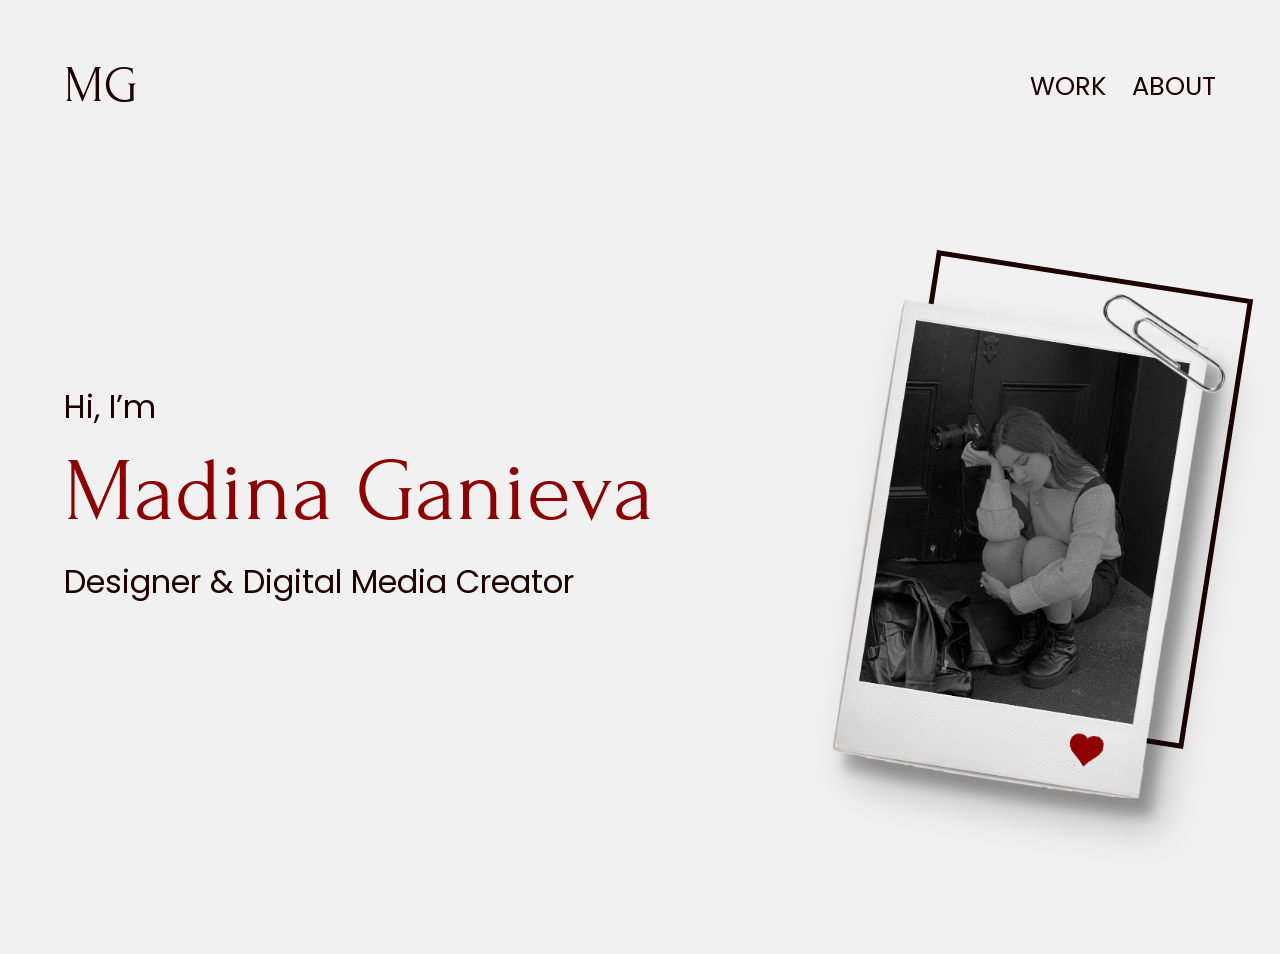
<file: index.html>
<!DOCTYPE html>
<html lang="en">

<head>
    <meta charset="UTF-8">
    <meta name="viewport" content="width=device-width, initial-scale=1.0">
    <title>Madina Ganieva</title>

    <link href="https://fonts.googleapis.com/css2?family=Forum&family=Poppins:wght@400;500&display=swap"
        rel="stylesheet">
    <link href="https://cdn.jsdelivr.net/npm/bootstrap@5.3.3/dist/css/bootstrap.min.css" rel="stylesheet">
    <link href="./src/style.css" rel="stylesheet">

    <style>
        :root {
            --bg: #F1F1F1;
            --text: #1D0000;
            --accent: #8F0000;
            --white: #F1F1F1;
        }

        * {
            box-sizing: border-box;
        }

        html,
        body {
            margin: 0;
            padding: 0;
            background: var(--bg);
            font-family: 'Poppins', sans-serif;
            color: var(--text);
            overflow-x: hidden;
        }


        .home-section {
            min-height: 100vh;
            background: var(--bg);
            overflow: hidden;
            position: relative;
             padding-bottom: 80px;
        }

        .page-container {
            max-width: 1920px;
            margin: 0 auto;
            padding-left: clamp(24px, 5vw, 160px);
            padding-right: clamp(24px, 5vw, 160px);
        }

        .topbar {
            padding-top: clamp(28px, 4.5vw, 88px);
        }

        .topbar-inner {
            display: flex;
            justify-content: space-between;
            align-items: center;
        }

        .brand {
            font-family: 'Forum', serif;
            font-weight: 400;
            font-size: clamp(38px, 4vw, 64px);
            line-height: 1.1;
            color: var(--text);
            text-decoration: none;
            position: relative;
            z-index: 20;
        }

        .nav-desktop {
            display: flex;
            align-items: center;
            gap: clamp(20px, 2vw, 46px);
        }

        .nav-desktop a {
            text-decoration: none;
            color: var(--text);
            font-size: clamp(18px, 2vw, 40px);
            font-weight: 400;
            transition: .2s ease;
        }

        .nav-desktop a:hover {
            color: var(--accent);
        }


        .hero-row {
            min-height: calc(100vh - 140px);
            align-items: center;
        }

        .hero-text {
            max-width: 900px;
            position: relative;
            z-index: 2;
        }

        .hero-kicker {
            margin: 0 0 18px 0;
            font-size: clamp(24px, 2.5vw, 48px);
            line-height: 1.35;
            font-weight: 400;
        }

        .hero-title {
            margin: 0 0 22px 0;
            font-family: 'Forum', serif;
            font-size: clamp(58px, 7vw, 128px);
            line-height: 1.03;
            font-weight: 400;
            color: var(--accent);
        }

        .hero-subtitle {
            margin: 0;
            font-size: clamp(22px, 2.5vw, 48px);
            line-height: 1.35;
            font-weight: 400;
        }

        .hero-visual {
            position: relative;
            min-height: 720px;
        }

        .polaroid-scene {
            position: relative;
            width: min(100%, 700px);
            height: 720px;
            margin-left: auto;
        }

        .outline-frame {
            position: absolute;
            width: 370px;
            height: 520px;
            top: 98px;
            left: 185px;
            border: 5px solid var(--text);
            transform: rotate(8.87deg);
            z-index: 1;
        }

        .polaroid-image {
            position: absolute;
            width: 490px;
            top: 118px;
            left: 78px;
            filter: drop-shadow(16px 24px 18px rgba(0, 0, 0, .25));
            z-index: 2;
            user-select: none;
            pointer-events: none;
        }

        .clip-image {
            position: absolute;
            width: 155px;
            top: 112px;
            left: 410px;
            z-index: 3;
            user-select: none;
            pointer-events: none;
        }



        @media (max-width:1399.98px) {
            .hero-visual {
                min-height: 620px;
            }

            .polaroid-scene {
                height: 620px;
            }

            .outline-frame {
                width: 320px;
                height: 455px;
                top: 88px;
                left: 150px;
            }

            .polaroid-image {
                width: 420px;
                top: 105px;
                left: 70px;
            }

            .clip-image {
                width: 128px;
                top: 95px;
                left: 350px;
            }
        }

        @media (max-width:991.98px) {

            .hero-row {
                min-height: auto;
                padding-top: 30px;
                padding-bottom: 50px;
                row-gap: 30px;
            }

            .hero-text {
                max-width: 520px;
            }

            .hero-kicker {
                font-size: 32px;
                margin-bottom: 18px;
            }

            .hero-title {
                font-size: 110px;
                line-height: .95;
                max-width: 520px;
            }

            .hero-subtitle {
                font-size: 28px;
                max-width: 420px;
            }

            .hero-visual {
                min-height: 520px;
            }

            .polaroid-scene {
                width: 460px;
                max-width: 100%;
                height: 520px;
                margin: 0 auto;
            }

            .outline-frame {
                width: 255px;
                height: 365px;
                top: 78px;
                left: 145px;
                border-width: 4px;
            }

            .polaroid-image {
                width: 340px;
                top: 88px;
                left: 65px;
            }

            .clip-image {
                width: 105px;
                top: 80px;
                left: 300px;
            }
        }

        @media (max-width:428px) {
            .page-container {
                width: 100%;
                padding-left: 50px;
                padding-right: 51px;
            }

            .home-section {
                min-height: 926px;
            }

            .topbar {
                padding-top: 35px;
            }

            .brand {
                font-size: 40px;
                line-height: 44px;
            }


            .hero-row {
                min-height: auto;
                padding-top: 76px;
                padding-bottom: 0;
                row-gap: 0;
            }

            .hero-text {
                max-width: none;
                width: 100%;
            }

            .hero-kicker {
                font-size: 24px;
                line-height: 36px;
                margin: 0 0 28px 0;
            }

            .hero-title {
                font-size: 88px;
                line-height: 80px;
                margin: 0 0 44px 0;
                max-width: 290px;
            }

            .hero-subtitle {
                font-size: 24px;
                line-height: 36px;
                max-width: 255px;
                margin: 0;
            }

            .hero-visual {
                min-height: 360px;
                margin-top: 82px;
            }

            .polaroid-scene {
                width: 100%;
                height: 360px;
                margin: 0;
            }

            .outline-frame {
                width: 222px;
                height: 278px;
                left: 66px;
                top: 17px;
                border: 5px solid var(--text);
                transform: rotate(8.6deg);
            }

            .polaroid-image {
                width: 227px;
                left: 1px;
                top: 50px;
                filter: drop-shadow(8px 12px 12px rgba(0, 0, 0, .25));
            }

            .clip-image {
                width: 82px;
                left: 174px;
                top: 34px;
            }

        }
    </style>
</head>

<body>
    <section class="home-section">
        <div class="page-container">
            <header class="topbar">
                <div class="topbar-inner">
                    <a href="#" class="brand">MG</a>

                    <nav class="nav-desktop">
                        <a href="work.html">WORK</a>
                        <a href="about.html">ABOUT</a>
                    </nav>

                    <button class="burger" aria-label="Open menu">
                        <span></span>
                        <span></span>
                    </button>
                </div>
            </header>

            <div class="row hero-row">
                <div class="col-lg-7 d-flex align-items-center">
                    <div class="hero-text">
                        <p class="hero-kicker">Hi, I’m</p>
                        <h1 class="hero-title">Madina Ganieva</h1>
                        <p class="hero-subtitle">Designer &amp; Digital Media Creator</p>
                    </div>
                </div>

                <div class="col-lg-5">
                    <div class="hero-visual">
                        <div class="polaroid-scene">
                            <div class="outline-frame"></div>
                            <img src="./src/polaroid.png" alt="Polaroid photo" class="img-fluid polaroid-image">
                            <img src="./src/clip.png" alt="Paper clip" class="img-fluid clip-image">
                        </div>
                    </div>
                </div>
            </div>
        </div>
    </section>

    <div class="mobile-menu" id="mobileMenu">
        <div class="mobile-menu-inner">
            <div class="mobile-menu-top">
                <a href="index.html" class="mobile-brand">MG</a>
                
            </div>

            <nav class="mobile-nav">
                <a href="work.html">WORK</a>
                <a href="about.html">ABOUT</a>
            </nav>
        </div>
    </div>
    <script src="./src/script.js"></script>
</body>

</html>
</file>
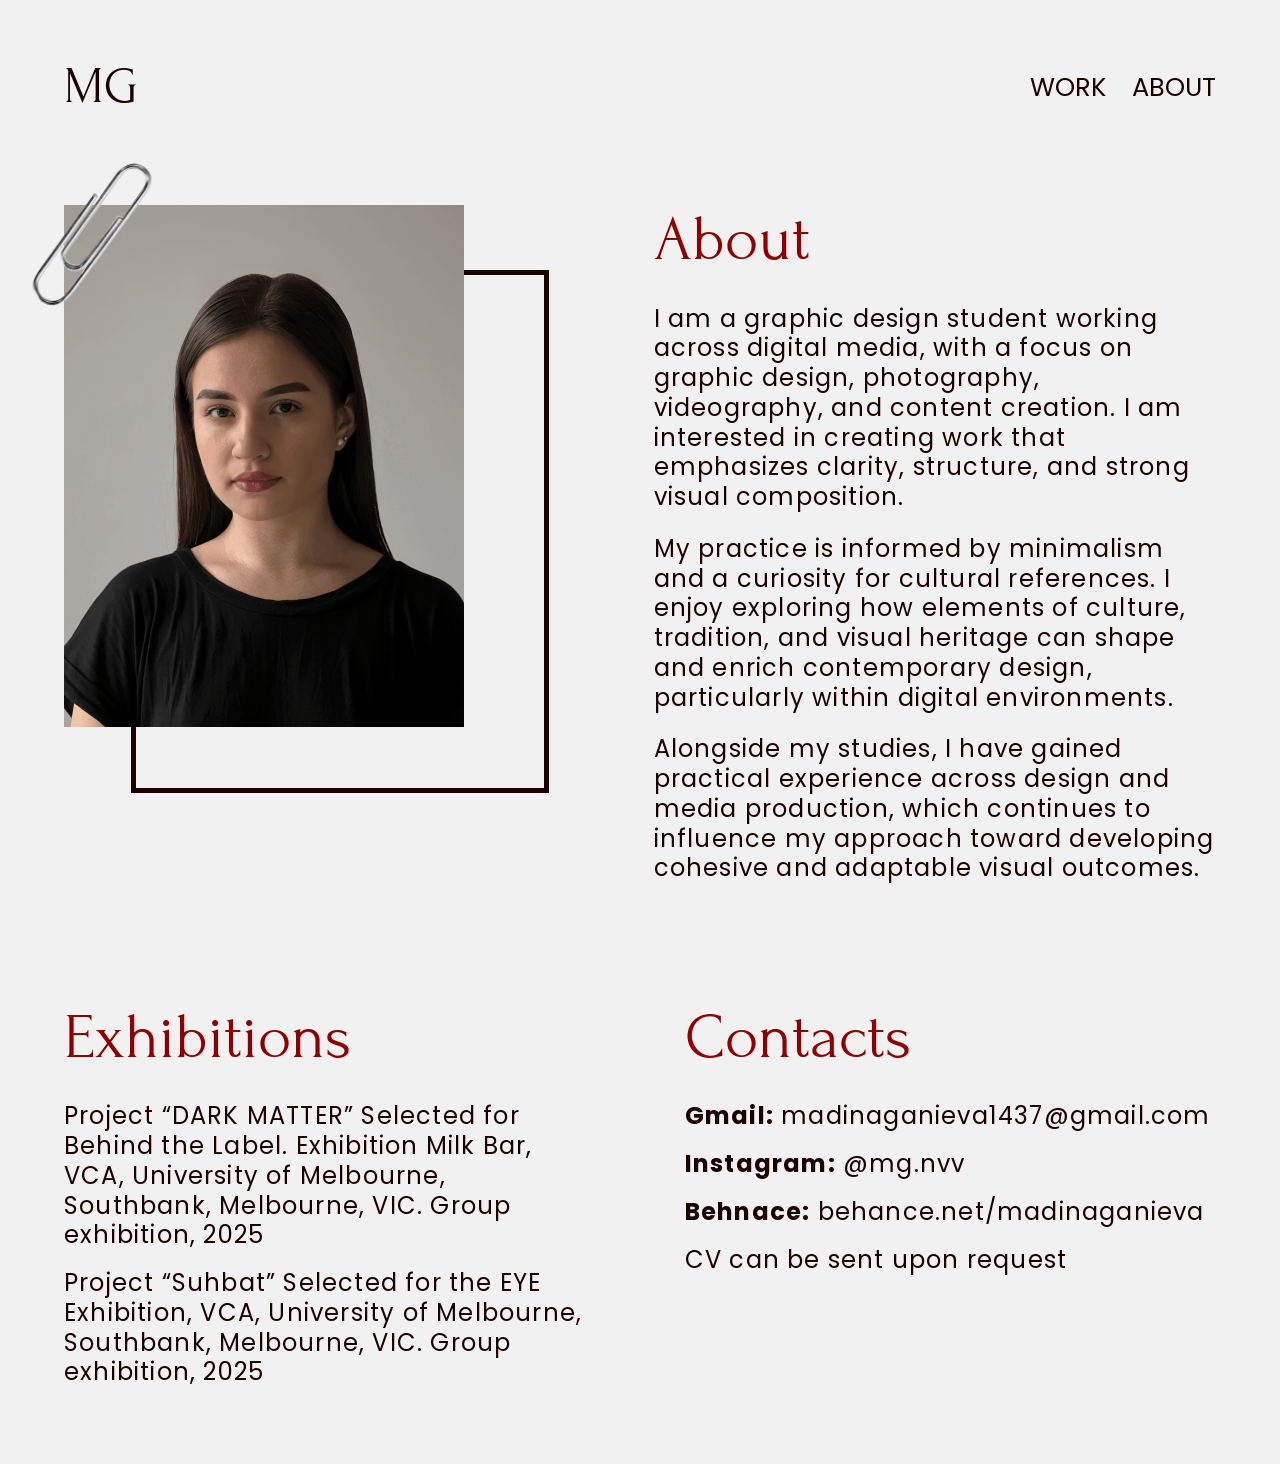
<file: about.html>
<!DOCTYPE html>
<html lang="en">

<head>
    <meta charset="UTF-8">
    <meta name="viewport" content="width=device-width, initial-scale=1.0">
    <title>About - Madina Ganieva</title>

    <link href="https://fonts.googleapis.com/css2?family=Forum&family=Poppins:wght@400;700&display=swap"
        rel="stylesheet">
    <link href="./src/style.css" rel="stylesheet">

    <style>
        :root {
            --bg: #F1F1F1;
            --text: #1D0000;
            --accent: #8F0000;
            --white: #F1F1F1;
        }

        * {
            box-sizing: border-box;
        }

        html,
        body {
            margin: 0;
            padding: 0;
            background: var(--bg);
            color: var(--text);
            font-family: 'Poppins', sans-serif;
            overflow-x: hidden;
        }



        .page {
            min-height: 100vh;
            background: var(--bg);
        }

        .container-custom {
            width: min(100%, 1920px);
            margin: 0 auto;
            padding-left: clamp(20px, 5vw, 160px);
            padding-right: clamp(20px, 5vw, 160px);
            padding-top: clamp(28px, 4.6vw, 88px);
            padding-bottom: clamp(40px, 6vw, 120px);
        }

        .topbar {
            display: flex;
            justify-content: space-between;
            align-items: center;
            margin-bottom: 90px;
        }

        .brand {
            font-family: 'Forum', serif;
            font-weight: 400;
            font-size: clamp(40px, 4vw, 64px);
            line-height: 1.1;
            color: var(--text);
            text-decoration: none;
            position: relative;
            z-index: 20;
        }

        .nav-desktop {
            display: flex;
            align-items: center;
            gap: clamp(20px, 2vw, 46px);
        }

        .nav-desktop a {
            text-decoration: none;
            color: var(--text);
            font-size: clamp(18px, 2vw, 40px);
            font-weight: 400;
            line-height: 1.2;
            transition: .2s ease;
        }

        .nav-desktop a:hover {
            color: var(--accent);
        }


        .about-top {
            display: grid;
            grid-template-columns: 500px minmax(0, 1fr);
            gap: clamp(50px, 7vw, 154px);
            align-items: start;
            margin-bottom: 120px;
        }

        .photo-block {
            position: relative;
            width: 100%;
            min-height: 620px;
        }

        .photo-outline {
            position: absolute;
            width: 418px;
            height: 523px;
            left: 67px;
            top: 65px;
            border: 5px solid var(--text);
            z-index: 1;
        }

        .photo-image {
            position: absolute;
            width: 400px;
            left: 0;
            top: 0;
            z-index: 2;
            display: block;
        }

        .photo-clip {
            position: absolute;
            width: 151px;
            left: -48px;
            top: -46px;
            transform: rotate(-88.47deg);
            z-index: 3;
            display: block;
        }

        .section-title {
            margin: 0 0 28px 0;
            font-family: 'Forum', serif;
            font-weight: 400;
            font-size: clamp(52px, 5vw, 96px);
            line-height: 1.1;
            color: var(--accent);
        }

        .about-text {
            max-width: 711px;
            font-size: 24px;
            line-height: 1.24;
            letter-spacing: 0.05em;
        }

        .about-text p {
            margin: 0 0 22px 0;
        }

        .about-text p:last-child {
            margin-bottom: 0;
        }

        .bottom-grid {
            display: grid;
            grid-template-columns: minmax(0, 1fr) minmax(0, 1fr);
            gap: clamp(40px, 7vw, 130px);
            align-items: start;
        }

        .info-text {
            font-size: 24px;
            line-height: 1.24;
            letter-spacing: 0.05em;
        }

        .info-text p {
            margin: 0 0 18px 0;
        }

        .info-text p:last-child {
            margin-bottom: 0;
        }

        .contacts strong {
            font-weight: 700;
        }


        @media (max-width: 1199.98px) {
            .about-top {
                grid-template-columns: 420px minmax(0, 1fr);
                gap: 60px;
            }

            .photo-block {
                min-height: 540px;
            }

            .photo-outline {
                width: 350px;
                height: 440px;
                left: 55px;
                top: 55px;
            }

            .photo-image {
                width: 335px;
            }

            .photo-clip {
                width: 120px;
                left: -38px;
                top: -36px;
            }

            .about-text,
            .info-text {
                font-size: 20px;
            }
        }

        @media (max-width: 991.98px) {
            .topbar {
                margin-bottom: 60px;
            }


            .about-top {
                grid-template-columns: 1fr;
                gap: 40px;
                margin-bottom: 80px;
            }

            .photo-block {
                width: 420px;
                max-width: 100%;
                min-height: 520px;
            }

            .bottom-grid {
                grid-template-columns: 1fr;
                gap: 60px;
            }

            .about-text,
            .info-text {
                font-size: 18px;
            }
        }

        @media (max-width: 428px) {
            .page {
                min-height: 1319px;
            }

            .container-custom {
                width: 100%;
                padding-left: 48px;
                padding-right: 51px;
                padding-top: 35px;
                padding-bottom: 29px;
            }

            .topbar {
                margin-bottom: 62px;
            }

            .brand {
                font-size: 40px;
                line-height: 44px;
            }

            .about-top {
                display: block;
                margin-bottom: 52px;
            }

            .photo-block {
                width: 100%;
                min-height: 386px;
                margin-bottom: 45px;
            }

            .photo-outline {
                width: 283px;
                height: 355px;
                left: 46px;
                top: 44px;
                border: 5px solid var(--text);
            }

            .photo-image {
                width: 271px;
                left: 0;
                top: 0;
            }

            .photo-clip {
                width: 102.17px;
                left: -32px;
                top: -30px;
                transform: rotate(-88.47deg);
            }

            .section-title {
                font-size: 48px;
                line-height: 1.16;
                margin-bottom: 16px;
            }

            .about-text {
                max-width: 328px;
                font-size: 12px;
                line-height: 1.16;
                letter-spacing: 0.05em;
            }

            .about-text p {
                margin: 0 0 12px 0;
            }

            .bottom-grid {
                display: block;
            }

            .bottom-grid>div:first-child {
                margin-top: 0;
            }

            .bottom-grid>div:last-child {
                margin-bottom: 0;
            }

            .exhibitions-block {
                margin-bottom: 38px;
            }

            .contacts-block {
                margin-bottom: 0;
            }

            .info-text {
                font-size: 12px;
                line-height: 1.16;
                letter-spacing: 0.05em;
                max-width: 278px;
            }

            .contacts .info-text {
                max-width: 262px;
            }

            .info-text p {
                margin: 0 0 10px 0;
            }

            .contacts .info-text p:last-child {
                margin-top: 18px;
            }

        }
    </style>
</head>

<body>
    <main class="page">
        <div class="container-custom">
            <header class="topbar">
                <a href="index.html" class="brand">MG</a>

                <nav class="nav-desktop">
                    <a href="work.html">WORK</a>
                    <a href="about.html">ABOUT</a>
                </nav>

                <button class="burger" aria-label="Open menu">
                    <span></span>
                    <span></span>
                </button>
            </header>

            <section class="about-top">
                <div class="photo-block">
                    <img src="./src/clip.png" alt="Paper clip" class="photo-clip">
                    <div class="photo-outline"></div>
                    <img src="./src/photo.png" alt="Madina Ganieva portrait" class="photo-image">
                </div>

                <div>
                    <h1 class="section-title">About</h1>

                    <div class="about-text">
                        <p>
                            I am a graphic design student working across digital media, with a focus on
                            graphic design, photography, videography, and content creation. I am interested
                            in creating work that emphasizes clarity, structure, and strong visual composition.
                        </p>

                        <p>
                            My practice is informed by minimalism and a curiosity for cultural references.
                            I enjoy exploring how elements of culture, tradition, and visual heritage can
                            shape and enrich contemporary design, particularly within digital environments.
                        </p>

                        <p>
                            Alongside my studies, I have gained practical experience across design and media
                            production, which continues to influence my approach toward developing cohesive
                            and adaptable visual outcomes.
                        </p>
                    </div>
                </div>
            </section>

            <section class="bottom-grid">
                <div class="exhibitions-block">
                    <h2 class="section-title">Exhibitions</h2>

                    <div class="info-text">
                        <p>
                            Project “DARK MATTER” Selected for Behind the Label.
                            Exhibition Milk Bar, VCA, University of Melbourne,
                            Southbank, Melbourne, VIC. Group exhibition, 2025
                        </p>

                        <p>
                            Project “Suhbat” Selected for the EYE Exhibition, VCA,
                            University of Melbourne, Southbank, Melbourne, VIC.
                            Group exhibition, 2025
                        </p>
                    </div>
                </div>

                <div class="contacts-block contacts">
                    <h2 class="section-title">Contacts</h2>

                    <div class="info-text">
                        <p><strong>Gmail:</strong> madinaganieva1437@gmail.com</p>
                        <p><strong>Instagram:</strong> @mg.nvv</p>
                        <p><strong>Behnace:</strong> behance.net/madinaganieva</p>
                        <p>CV can be sent upon request</p>
                    </div>
                </div>
            </section>
        </div>
    </main>

    <div class="mobile-menu" id="mobileMenu">
        <div class="mobile-menu-inner">
            <div class="mobile-menu-top">
                <a href="index.html" class="mobile-brand">MG</a>
                
            </div>

            <nav class="mobile-nav">
                <a href="work.html">WORK</a>
                <a href="about.html">ABOUT</a>
            </nav>
        </div>
    </div>

    <script src="./src/script.js"></script>

</body>

</html>
</file>
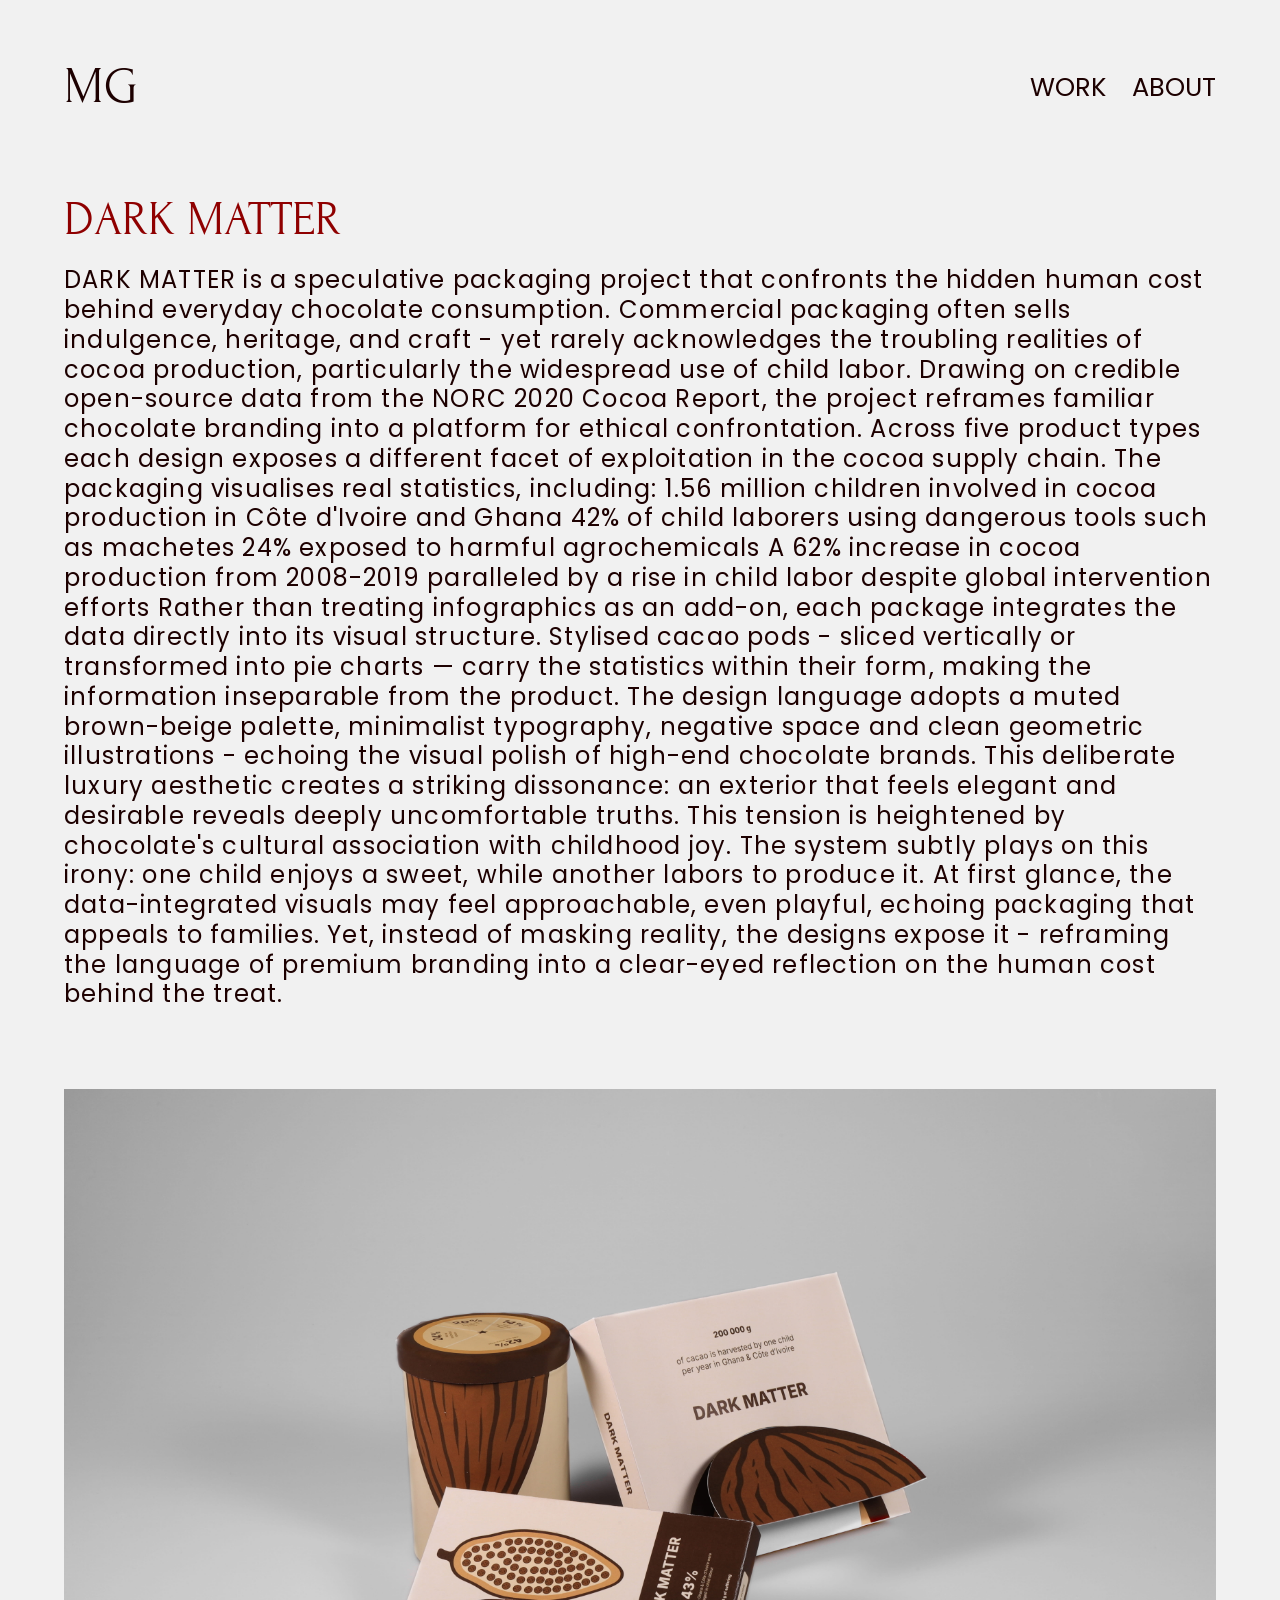
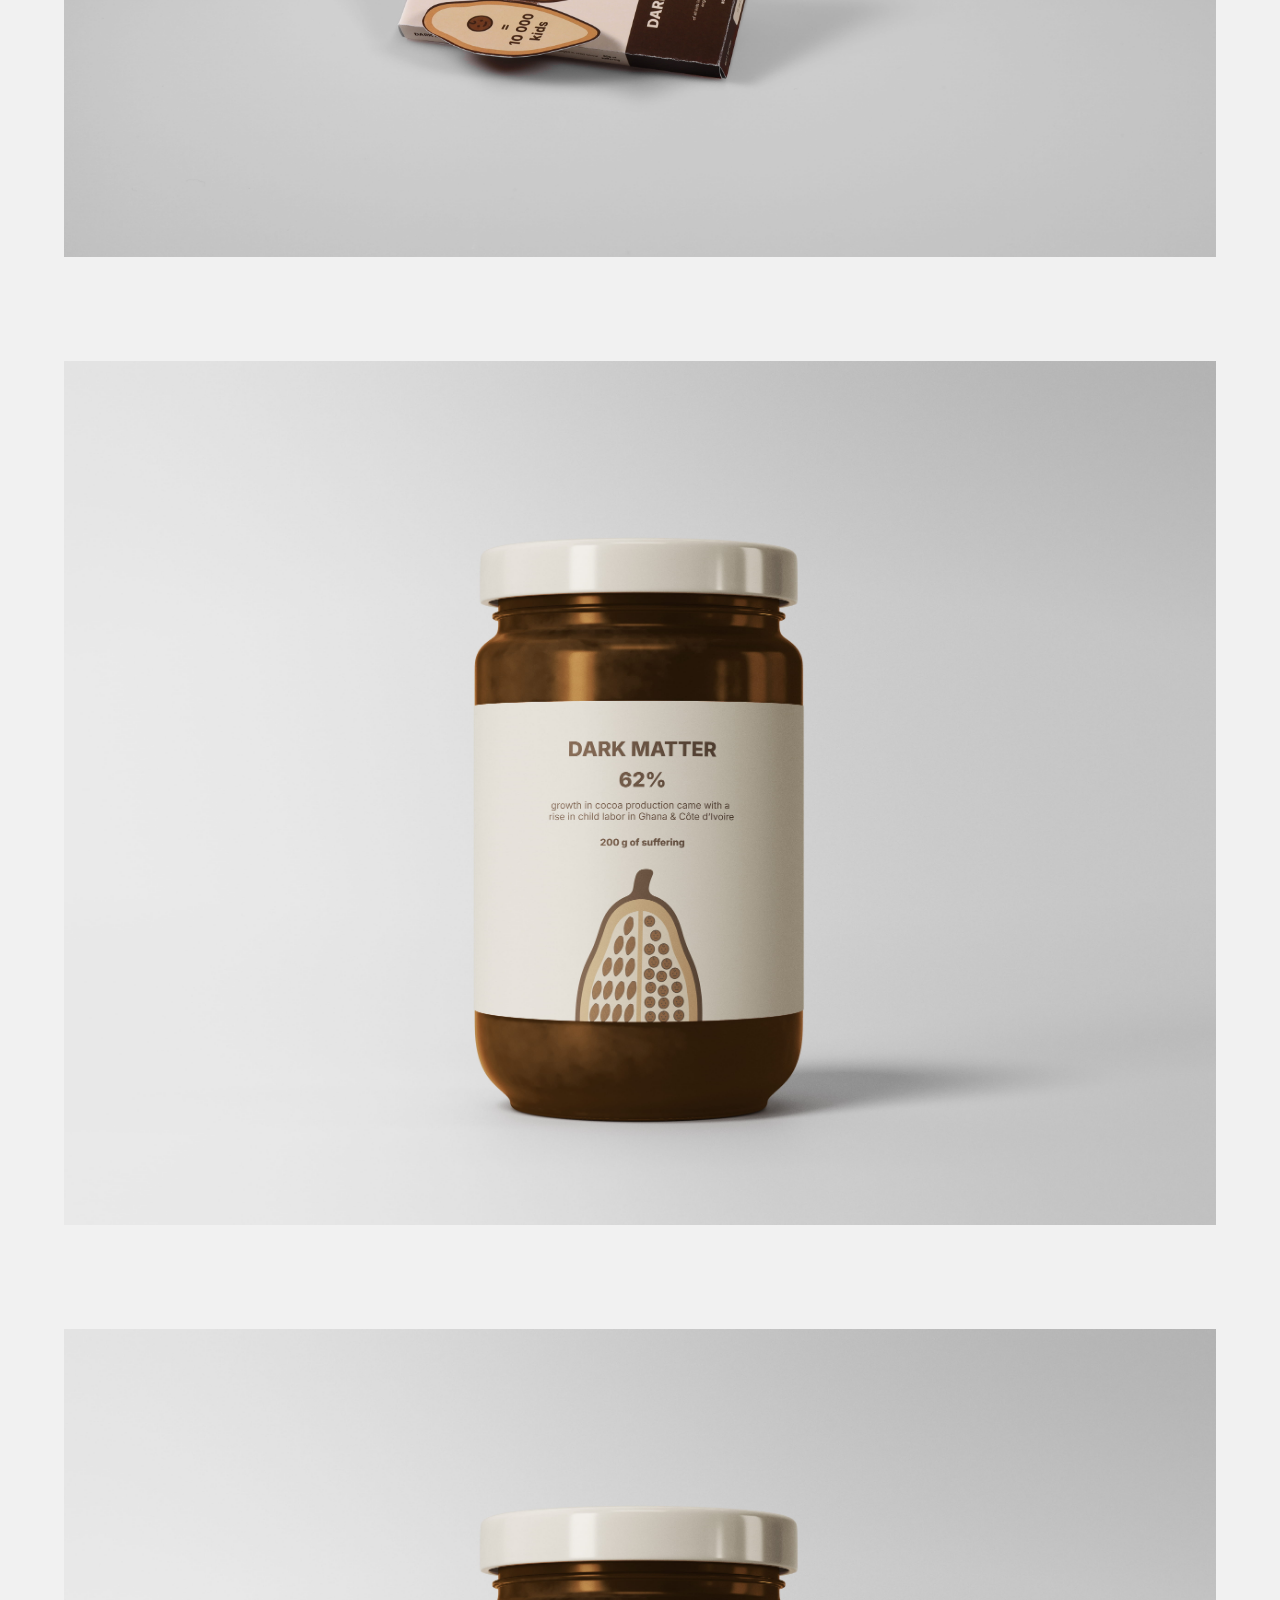
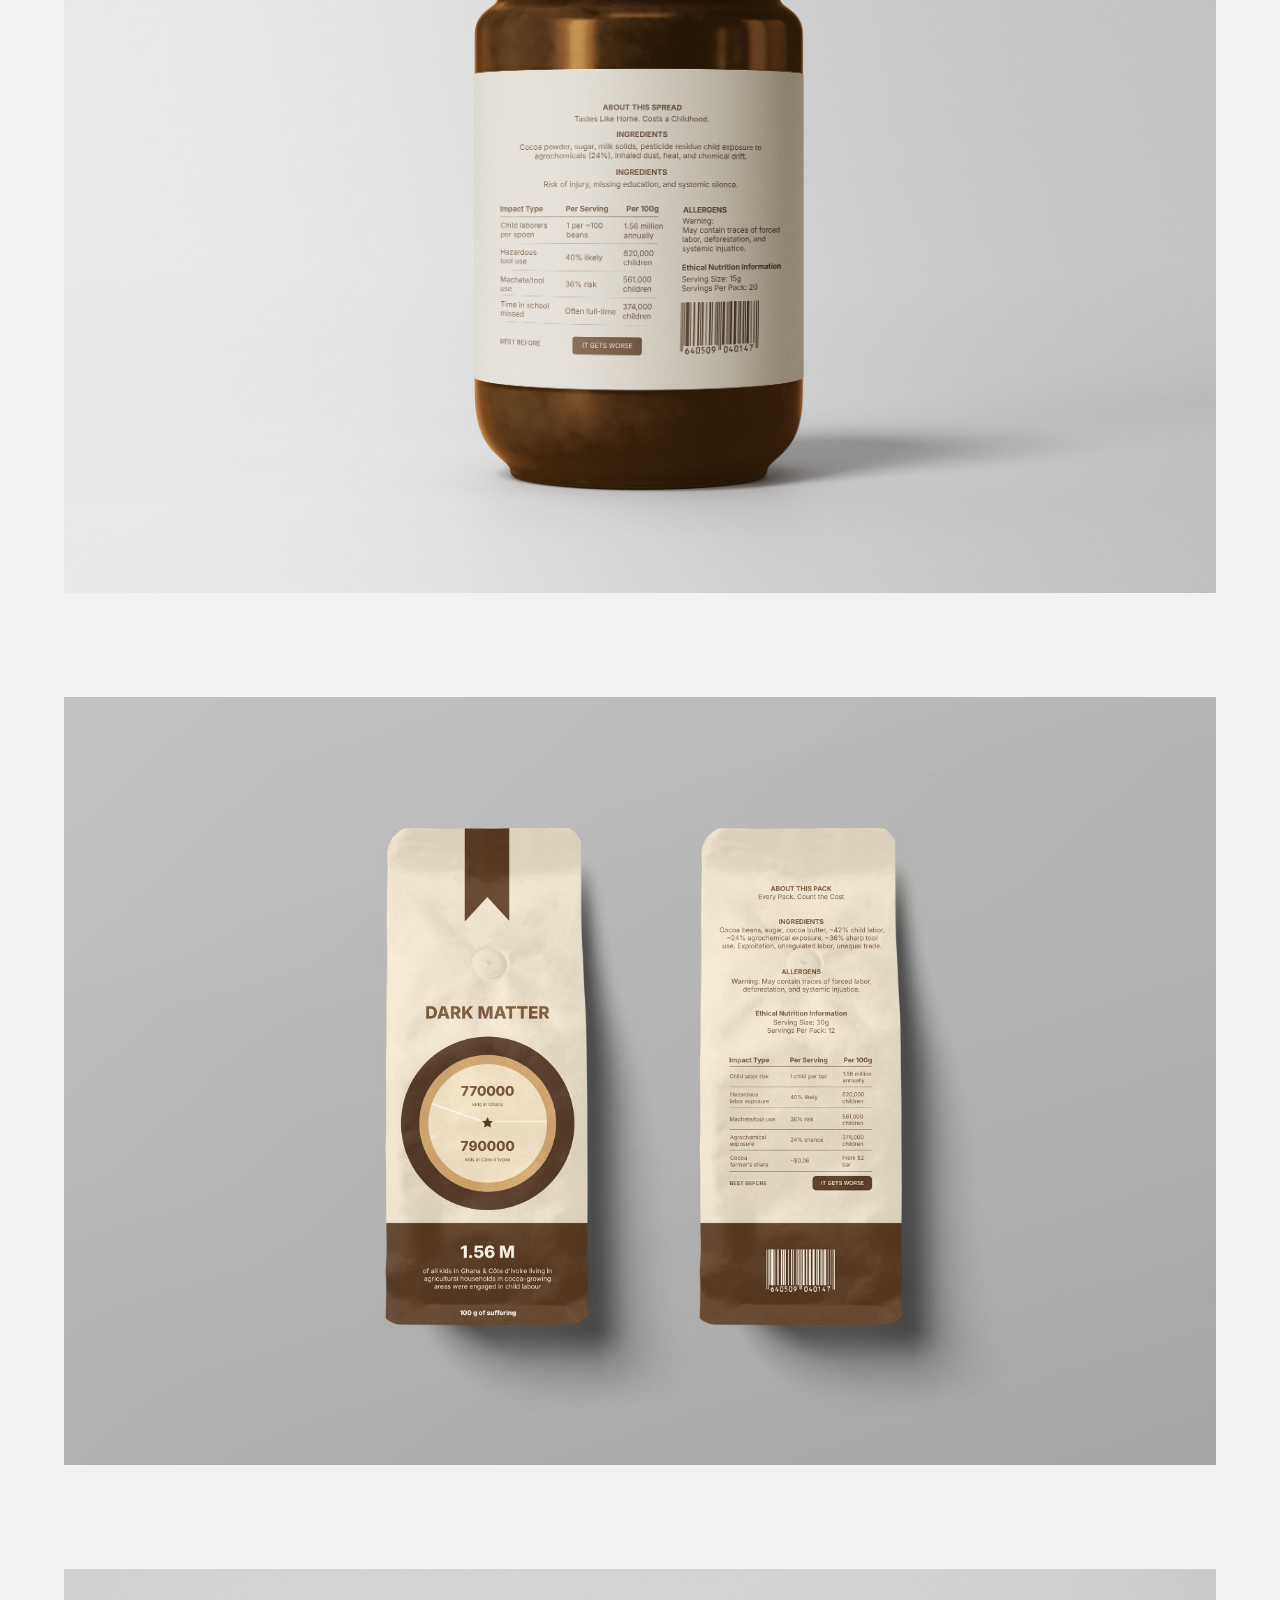
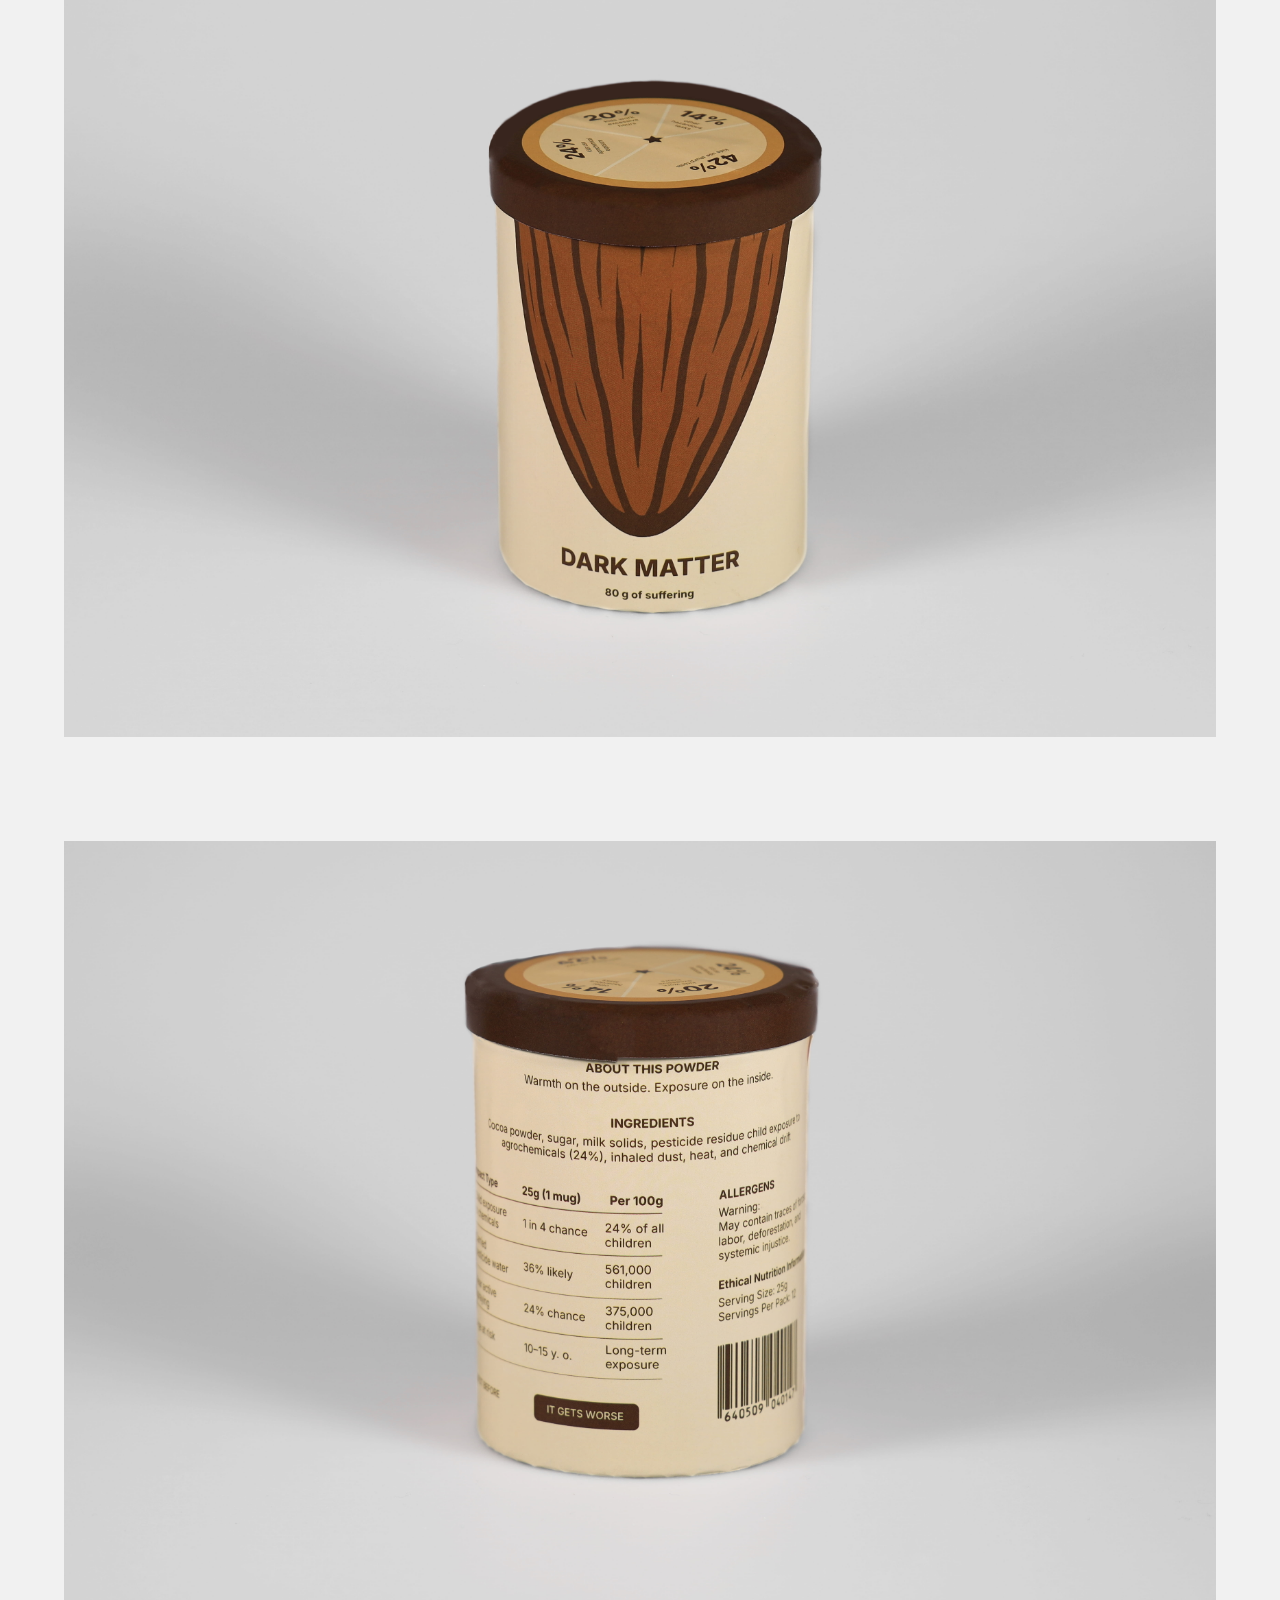
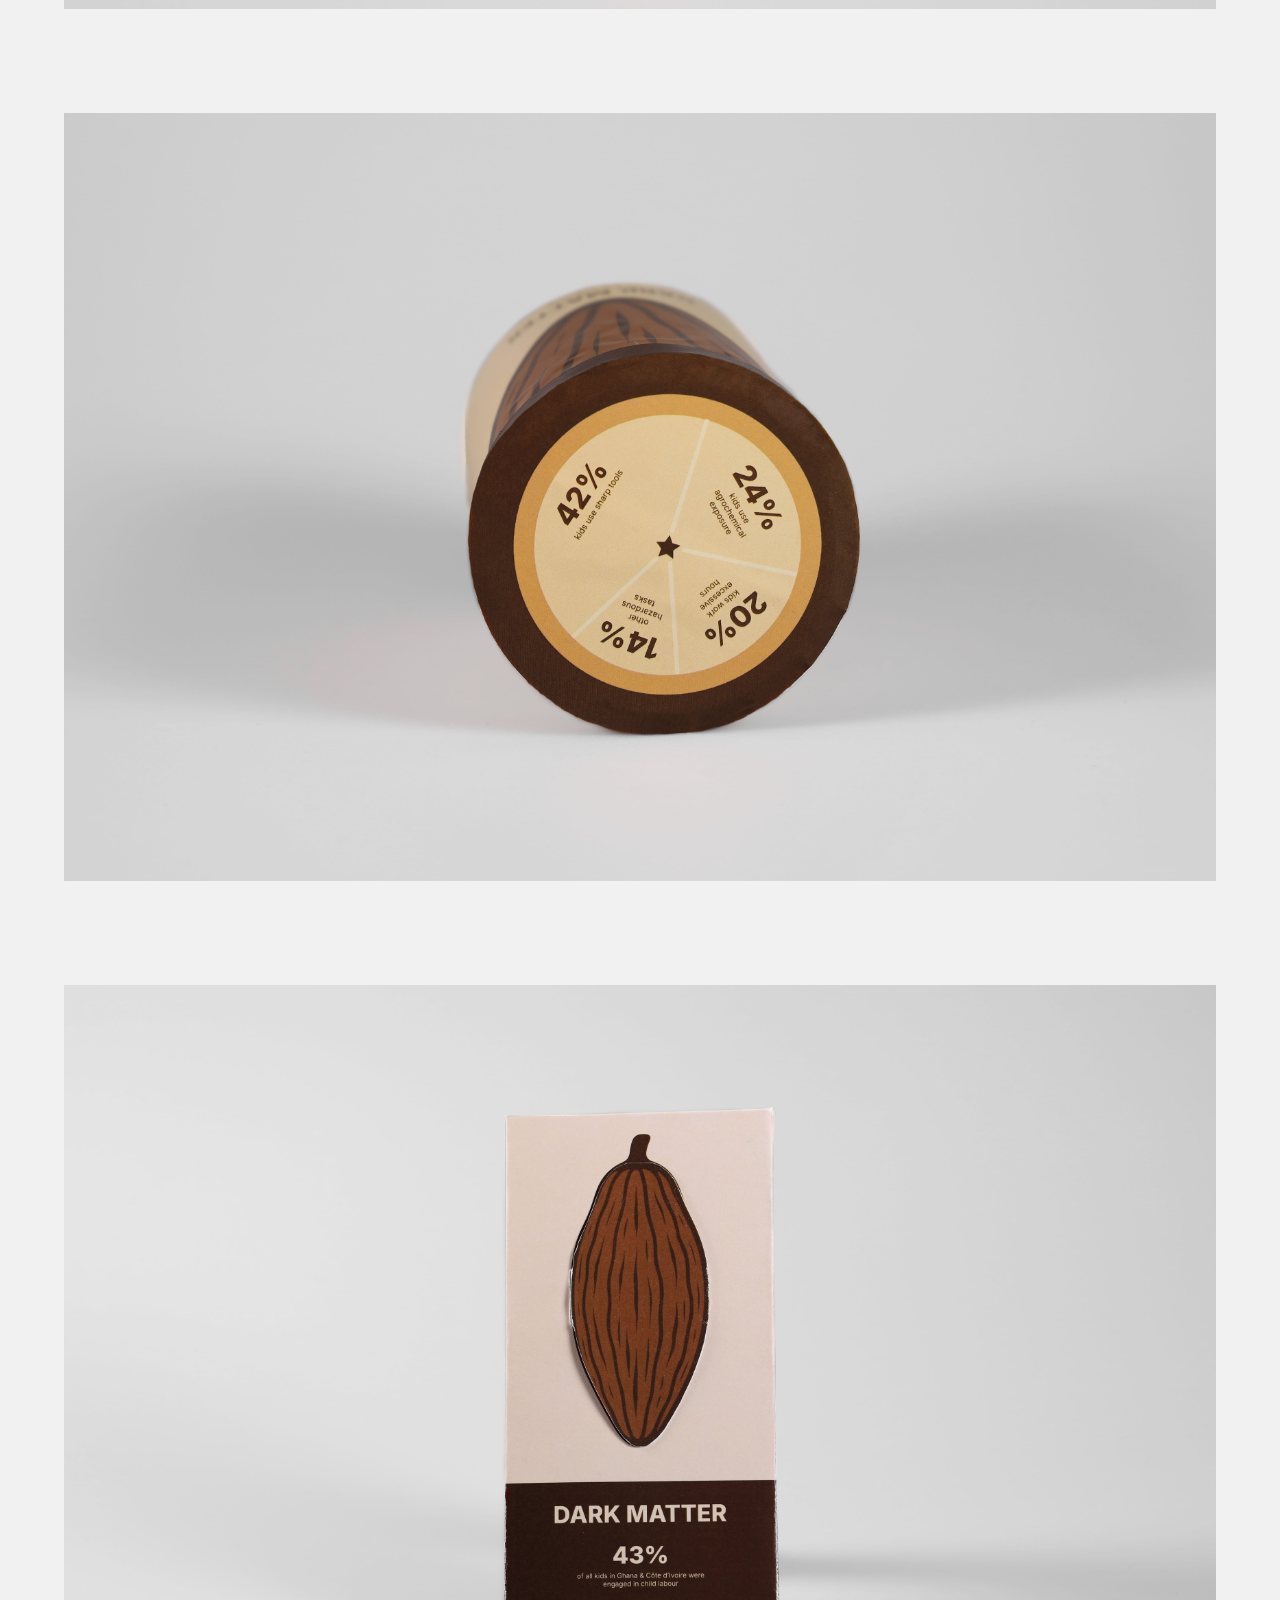
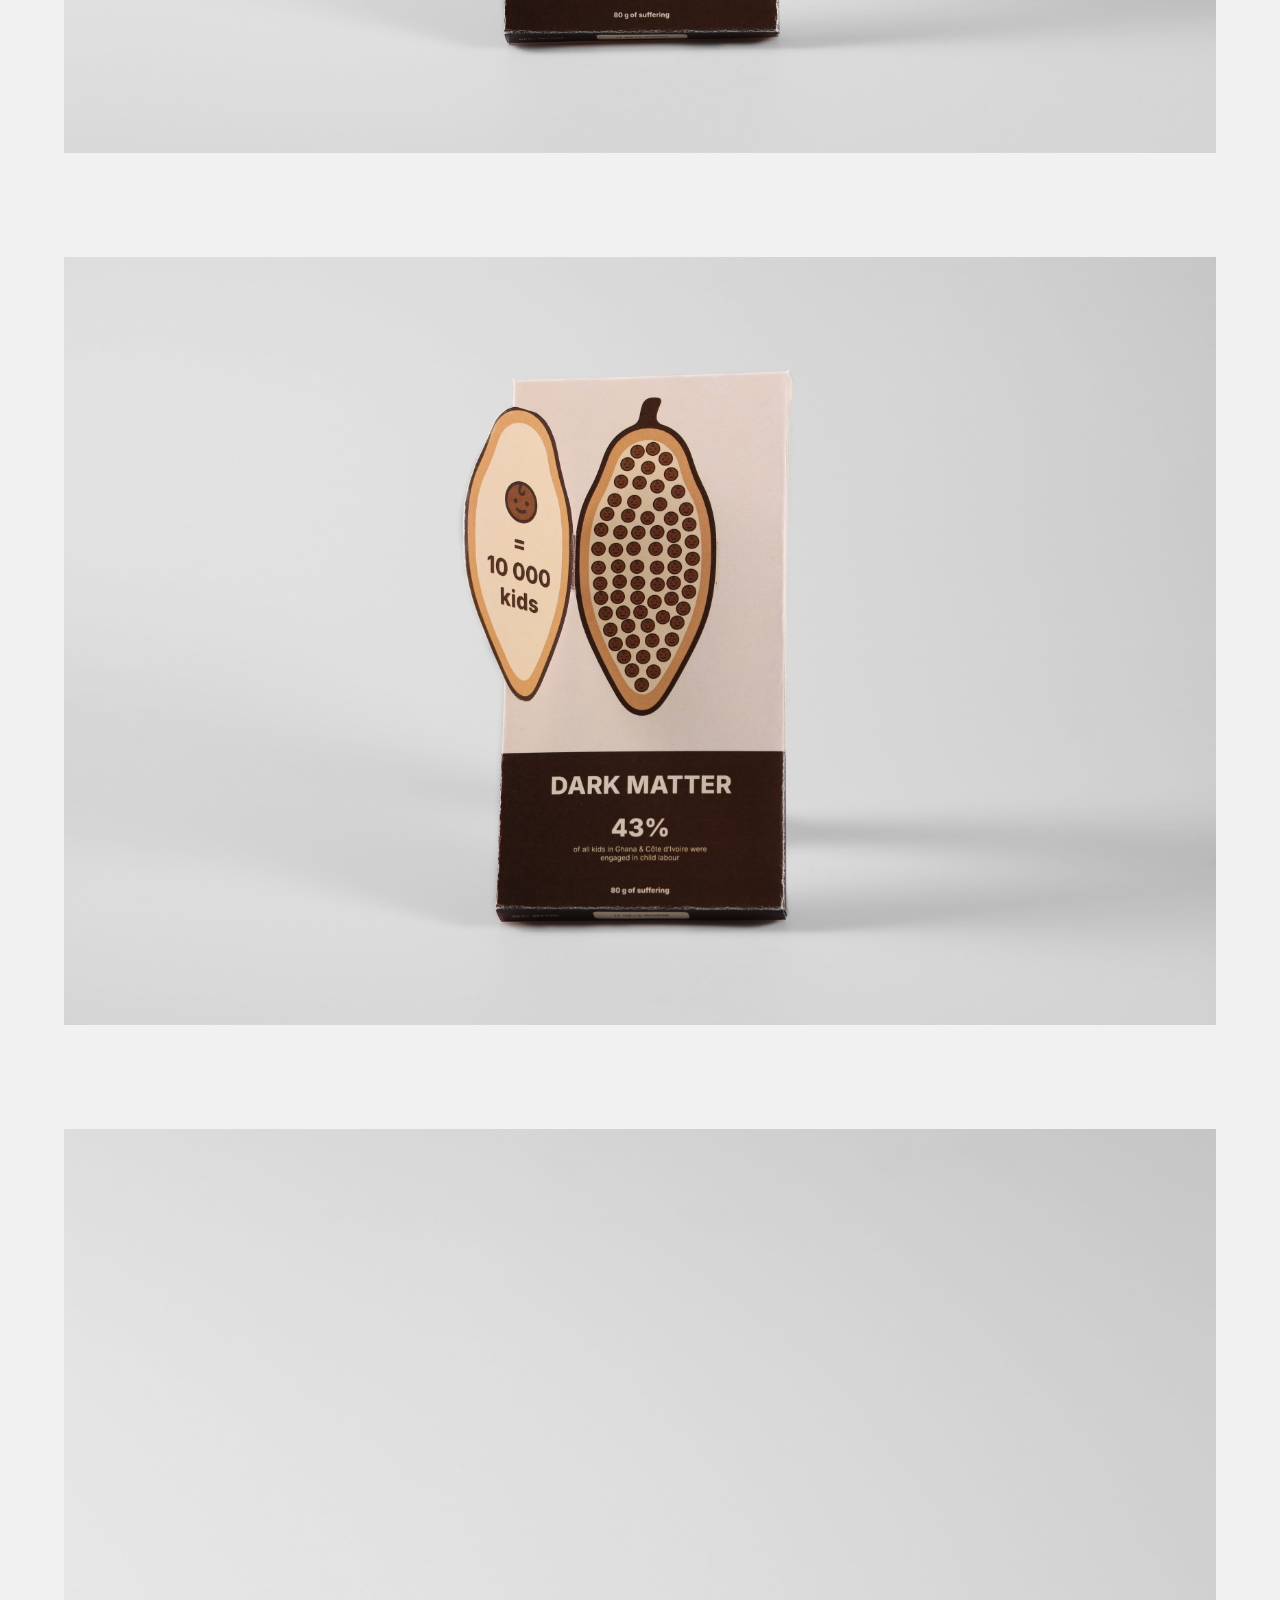
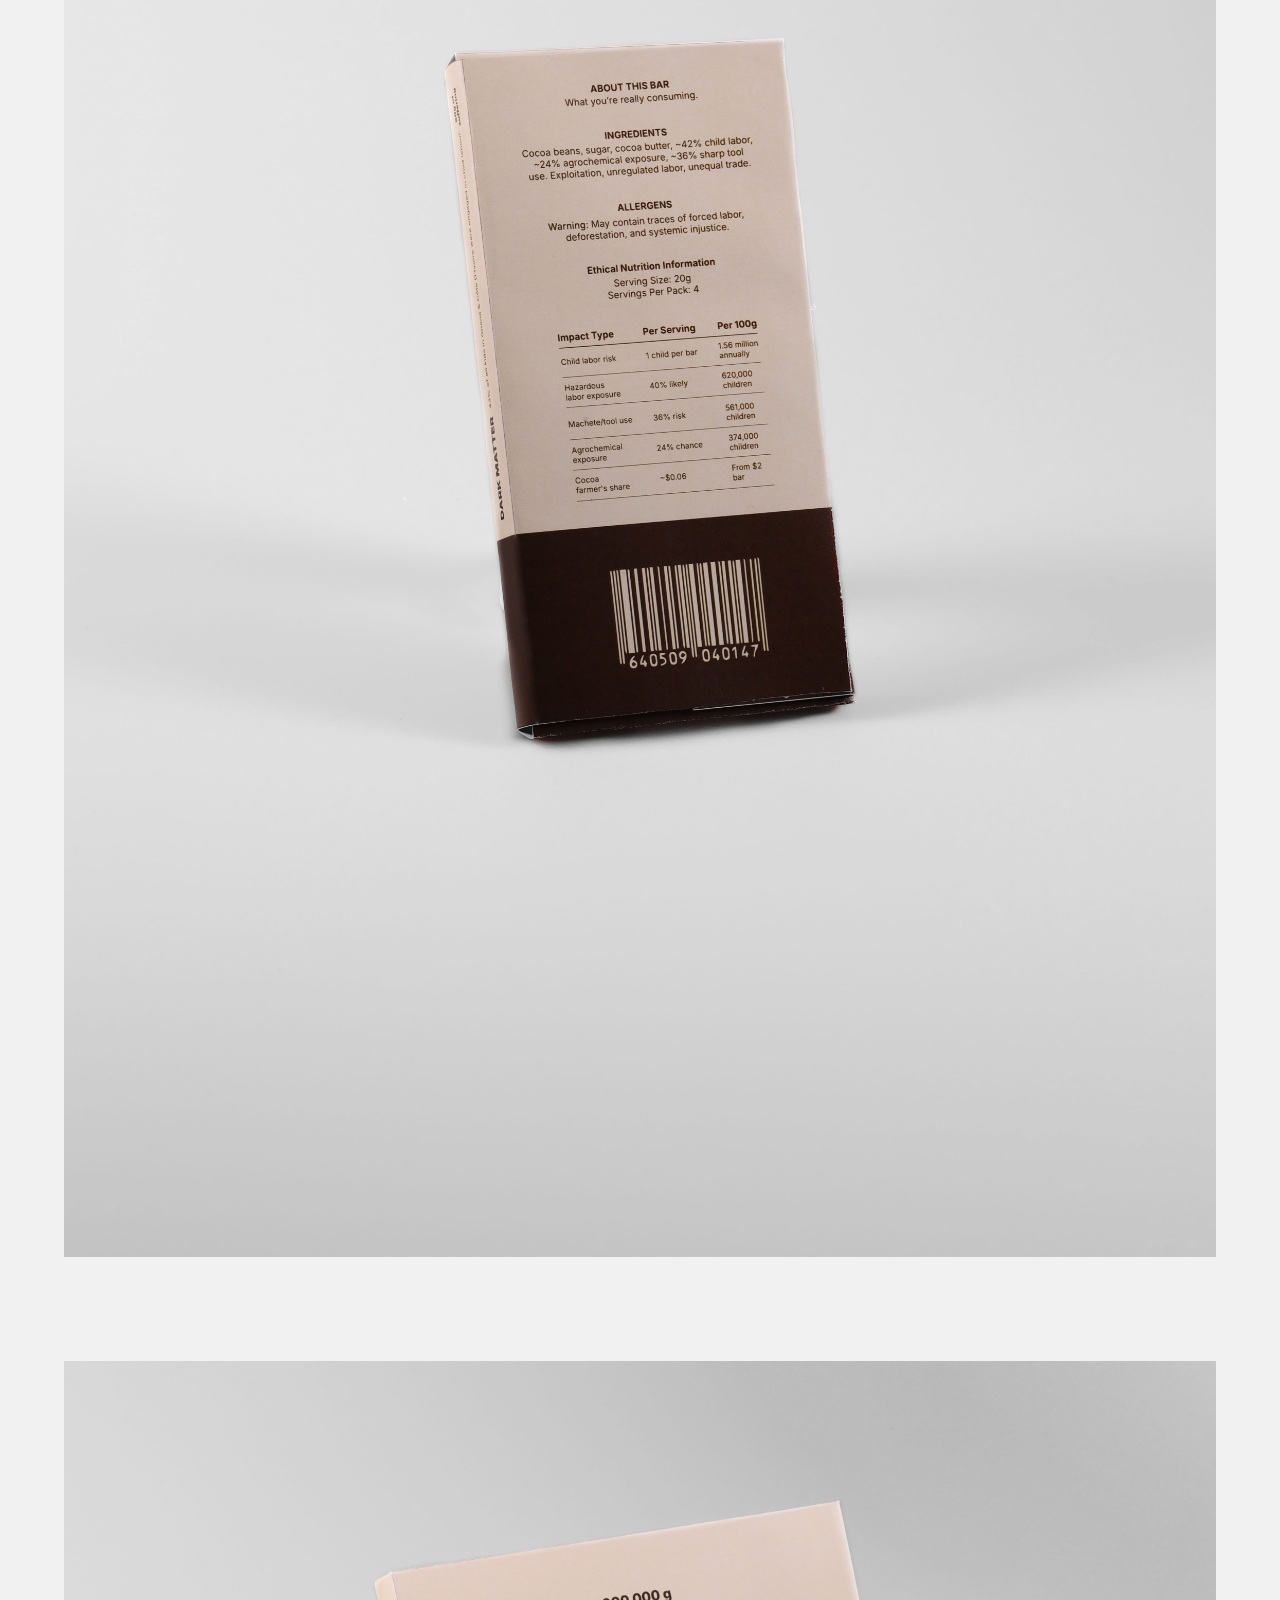
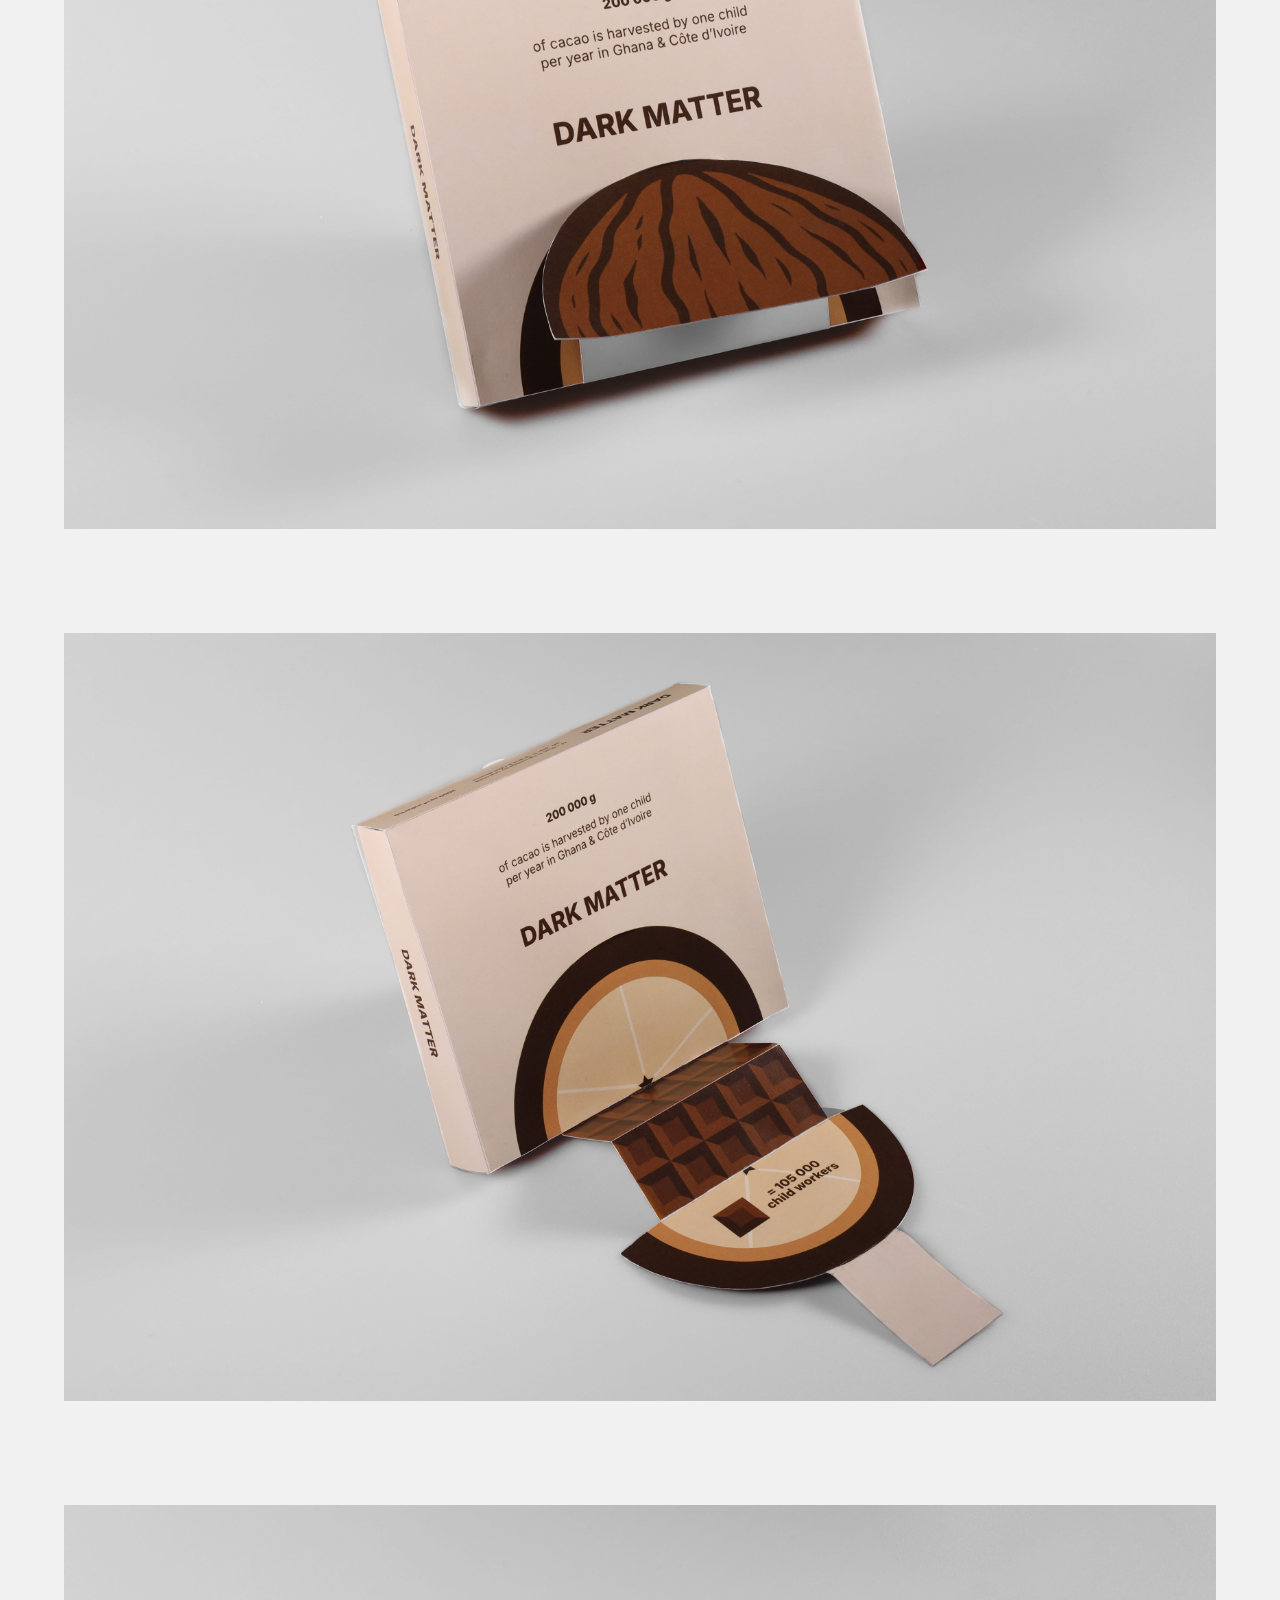
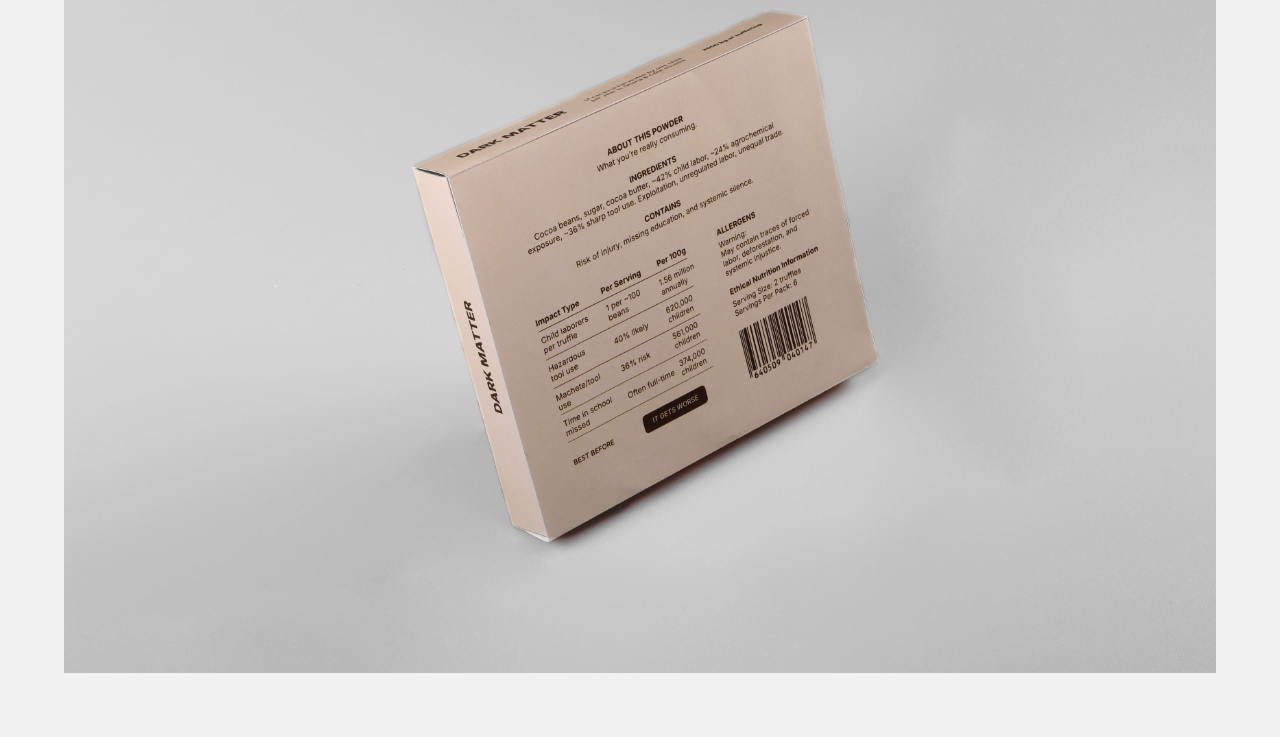
<file: dark.html>
<!DOCTYPE html>
<html lang="en">

<head>
    <meta charset="UTF-8">
    <meta name="viewport" content="width=device-width, initial-scale=1.0">
    <title>Bahoré - Madina Ganieva</title>

    <link href="https://fonts.googleapis.com/css2?family=Forum&family=Poppins:wght@400;500&display=swap"
        rel="stylesheet">
    <link href="./src/style.css" rel="stylesheet">
    <style>
        :root {
            --bg: #F1F1F1;
            --text: #1D0000;
            --accent: #8F0000;
            --white: #F1F1F1;
            --content-width: 1554px;
        }

        * {
            box-sizing: border-box;
        }

        html,
        body {
            margin: 0;
            padding: 0;
            background: var(--bg);
            color: var(--text);
            font-family: 'Poppins', sans-serif;
            overflow-x: hidden;
        }



        .page {
            min-height: 100vh;
            background: var(--bg);
        }

        .container-custom {
            width: min(100%, 1920px);
            margin: 0 auto;
            padding-left: clamp(20px, 5vw, 160px);
            padding-right: clamp(20px, 5vw, 160px);
            padding-top: clamp(28px, 4.6vw, 88px);
            padding-bottom: clamp(32px, 5vw, 80px);
        }

        .topbar {
            display: flex;
            justify-content: space-between;
            align-items: center;
            margin-bottom: clamp(48px, 6vw, 96px);
        }

        .brand {
            font-family: 'Forum', serif;
            font-weight: 400;
            font-size: clamp(40px, 4vw, 64px);
            line-height: 1.1;
            color: var(--text);
            text-decoration: none;
            position: relative;
            z-index: 20;
        }

        .nav-desktop {
            display: flex;
            align-items: center;
            gap: clamp(20px, 2vw, 46px);
        }

        .nav-desktop a {
            text-decoration: none;
            color: var(--text);
            font-size: clamp(18px, 2vw, 40px);
            font-weight: 400;
            line-height: 1.2;
            transition: .2s ease;
        }

        .nav-desktop a:hover {
    color: var(--accent);
        }



        .project-wrap {
            max-width: var(--content-width);
            margin: 0 auto;
        }

        .project-title {
            margin: 0 0 18px 0;
            font-family: 'Forum', serif;
            font-weight: 400;
            font-size: 48px;
            line-height: 1.154;
            color: var(--accent);
        }

        .project-text {
            max-width: 1554px;
            margin: 0 0 80px 0;
            font-size: 24px;
            line-height: 1.24;
            letter-spacing: 0.05em;
            color: var(--text);
        }

        .gallery {
            display: flex;
            flex-direction: column;
            gap: 104px;
        }

        .gallery-item {
            width: 100%;
        }

        .gallery-item img {
            width: 100%;
            height: auto;
            display: block;
            background: #e7e7e7;
        }


        @media (max-width: 991.98px) {

            .project-title {
                font-size: 42px;
            }

            .project-text {
                font-size: 18px;
                margin-bottom: 48px;
            }

            .gallery {
                gap: 36px;
            }
        }

        @media (max-width: 428px) {
            .container-custom {
                width: 100%;
                padding-left: 48px;
                padding-right: 51px;
                padding-top: 35px;
                padding-bottom: 32px;
            }

            .topbar {
                margin-bottom: 54px;
            }

            .brand {
                font-size: 40px;
                line-height: 44px;
            }

            .project-wrap {
                max-width: 328px;
                margin: 0;
            }

            .project-title {
                font-size: 24px;
                line-height: 1.16;
                margin: 0 0 10px 0;
            }

            .project-text {
                max-width: 328px;
                font-size: 12px;
                line-height: 1.16;
                letter-spacing: 0.05em;
                margin: 0 0 26px 0;
            }

            .gallery {
                gap: 16px;
            }

            .gallery-item img {
                width: 328px;
                max-width: 100%;
                margin: 0;
            }
        }
    </style>
</head>

<body>
    <main class="page">
        <div class="container-custom">
            <header class="topbar">
                <a href="index.html" class="brand">MG</a>

                <nav class="nav-desktop">
                    <a href="work.html">WORK</a>
                    <a href="about.html">ABOUT</a>
                </nav>

                <button class="burger" aria-label="Open menu">
                    <span></span>
                    <span></span>
                </button>
            </header>

            <section class="project-wrap">
                <h1 class="project-title">DARK MATTER</h1>

                <div class="project-text">
                    DARK MATTER is a speculative packaging project that confronts the hidden human cost behind everyday chocolate consumption. Commercial packaging often sells indulgence, heritage, and craft - yet rarely acknowledges the troubling realities of cocoa production, particularly the widespread use of child labor.

Drawing on credible open-source data from the NORC 2020 Cocoa Report, the project reframes familiar chocolate branding into a platform for ethical confrontation. Across five product types each design exposes a different facet of exploitation in the cocoa supply chain. The packaging visualises real statistics, including:

1.56 million children involved in cocoa production in Côte d'Ivoire and Ghana
42% of child laborers using dangerous tools such as machetes
24% exposed to harmful agrochemicals
A 62% increase in cocoa production from 2008-2019 paralleled by a rise in child labor despite global intervention efforts

Rather than treating infographics as an add-on, each package integrates the data directly into its visual structure. Stylised cacao pods - sliced vertically or transformed into pie charts — carry the statistics within their form, making the information inseparable from the product.

The design language adopts a muted brown-beige palette, minimalist typography, negative space and clean geometric illustrations - echoing the visual polish of high-end chocolate brands. This deliberate luxury aesthetic creates a striking dissonance: an exterior that feels elegant and desirable reveals deeply uncomfortable truths.

This tension is heightened by chocolate's cultural association with childhood joy. The system subtly plays on this irony: one child enjoys a sweet, while another labors to produce it. At first glance, the data-integrated visuals may feel approachable, even playful, echoing packaging that appeals to families.

Yet, instead of masking reality, the designs expose it - reframing the language of premium branding into a clear-eyed reflection on the human cost behind the treat.
                </div>

                <section class="gallery">
                    <div class="gallery-item">
                        <img src="./src/dark/dark1.jpg" alt="Dark Matter project image 1">
                    </div>

                    <div class="gallery-item">
                        <img src="./src/dark/dark2.jpg" alt="Dark Matter project image 2">
                    </div>

                    <div class="gallery-item">
                        <img src="./src/dark/dark3.jpg" alt="Dark Matter project image 3">
                    </div>

                    <div class="gallery-item">
                        <img src="./src/dark/dark4.jpg" alt="Dark Matter project image 4">
                    </div>

                    <div class="gallery-item">
                        <img src="./src/dark/dark5.jpg" alt="Dark Matter project image 5">
                    </div>

                    <div class="gallery-item">
                        <img src="./src/dark/dark6.jpg" alt="Dark Matter project image 6">
                    </div>

                    <div class="gallery-item">
                        <img src="./src/dark/dark7.jpg" alt="Dark Matter project image 7">
                    </div>

                    <div class="gallery-item">
                        <img src="./src/dark/dark8.jpg" alt="Dark Matter project image 8">
                    </div>

                    <div class="gallery-item">
                        <img src="./src/dark/dark9.jpg" alt="Dark Matter project image 9">
                    </div>

                    <div class="gallery-item">
                        <img src="./src/dark/dark10.jpg" alt="Dark Matter project image 10">
                    </div>

                    <div class="gallery-item">
                        <img src="./src/dark/dark11.jpg" alt="Dark Matter project image 11">
                    </div>

                    <div class="gallery-item">
                        <img src="./src/dark/dark12.jpg" alt="Dark Matter project image 12">
                    </div>

                    <div class="gallery-item">
                        <img src="./src/dark/dark13.jpg" alt="Dark Matter project image 13">
                    </div>

                </section>
            </section>
        </div>
    </main>

    <div class="mobile-menu" id="mobileMenu">
        <div class="mobile-menu-inner">
            <div class="mobile-menu-top">
                <a href="index.html" class="mobile-brand">MG</a>
                
            </div>

            <nav class="mobile-nav">
                <a href="work.html">WORK</a>
                <a href="about.html">ABOUT</a>
            </nav>
        </div>
    </div>

    <script src="./src/script.js"></script>
</body>

</html>
</file>
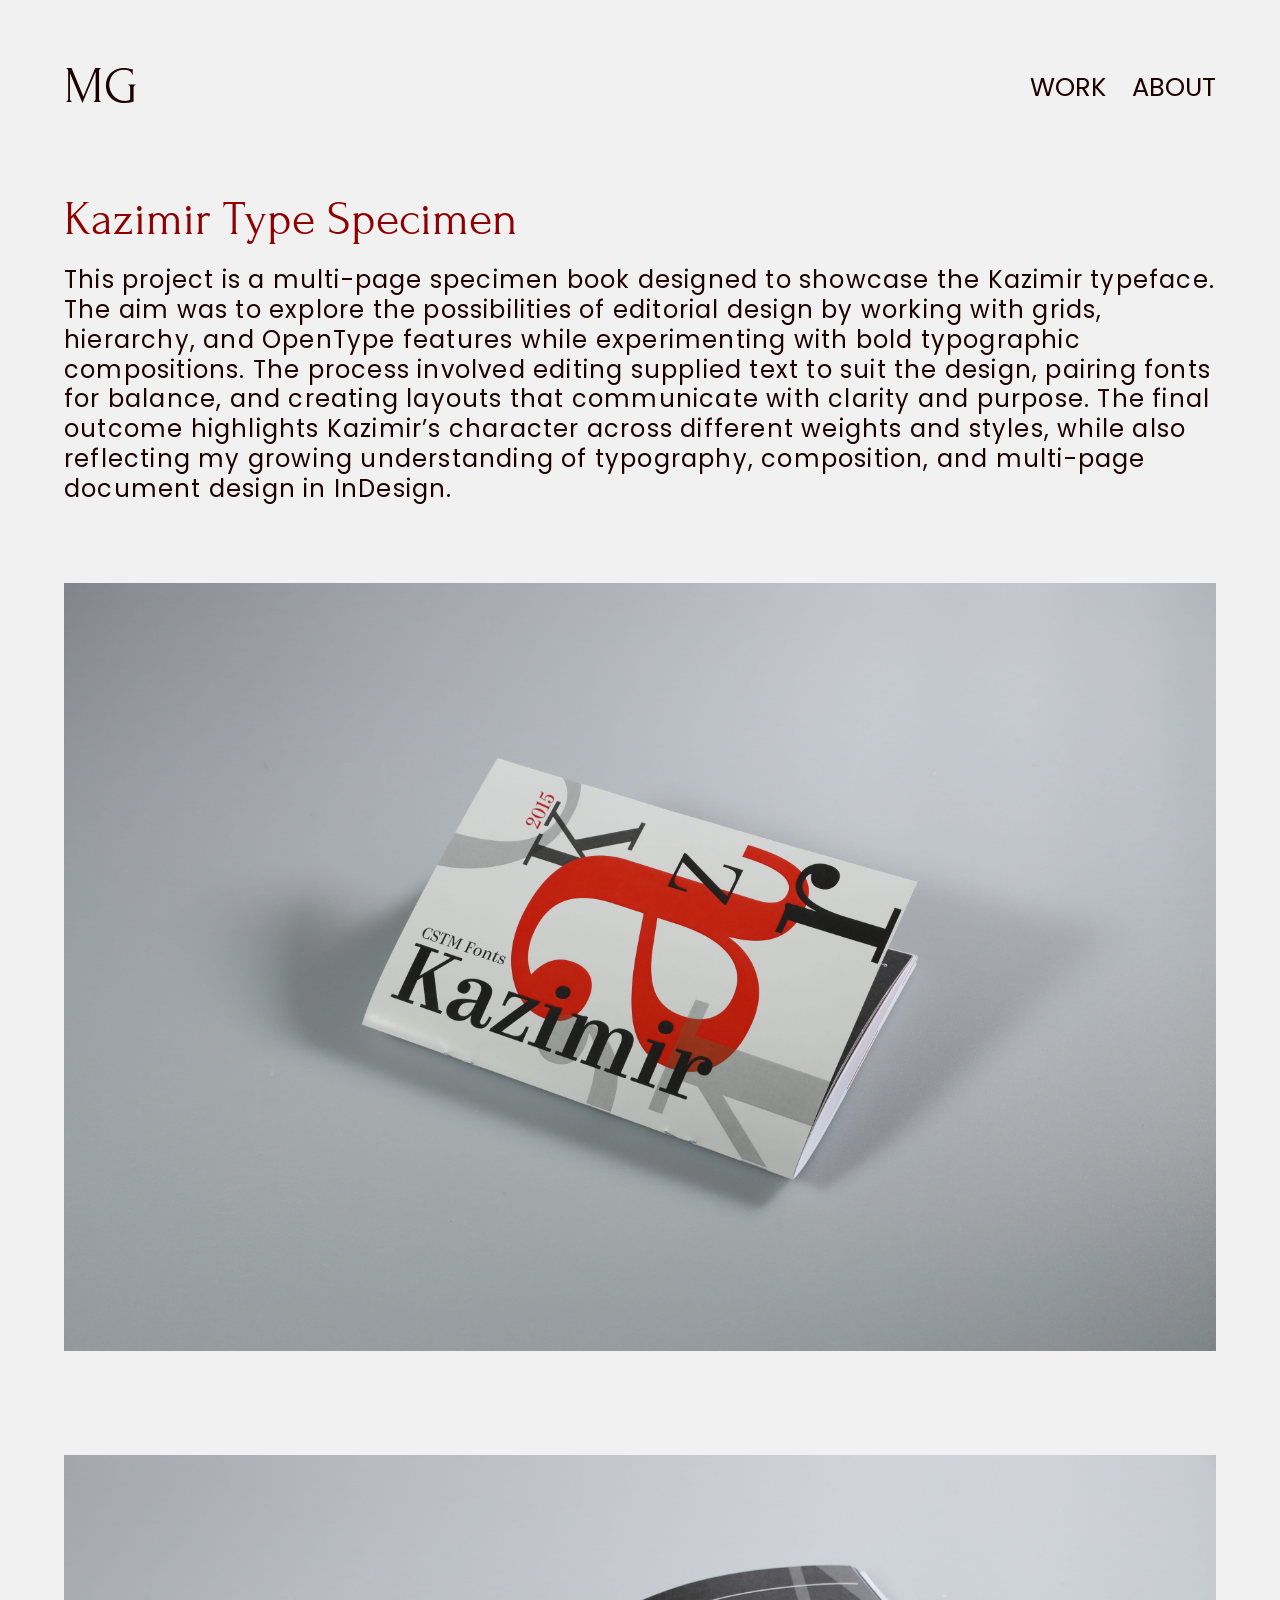
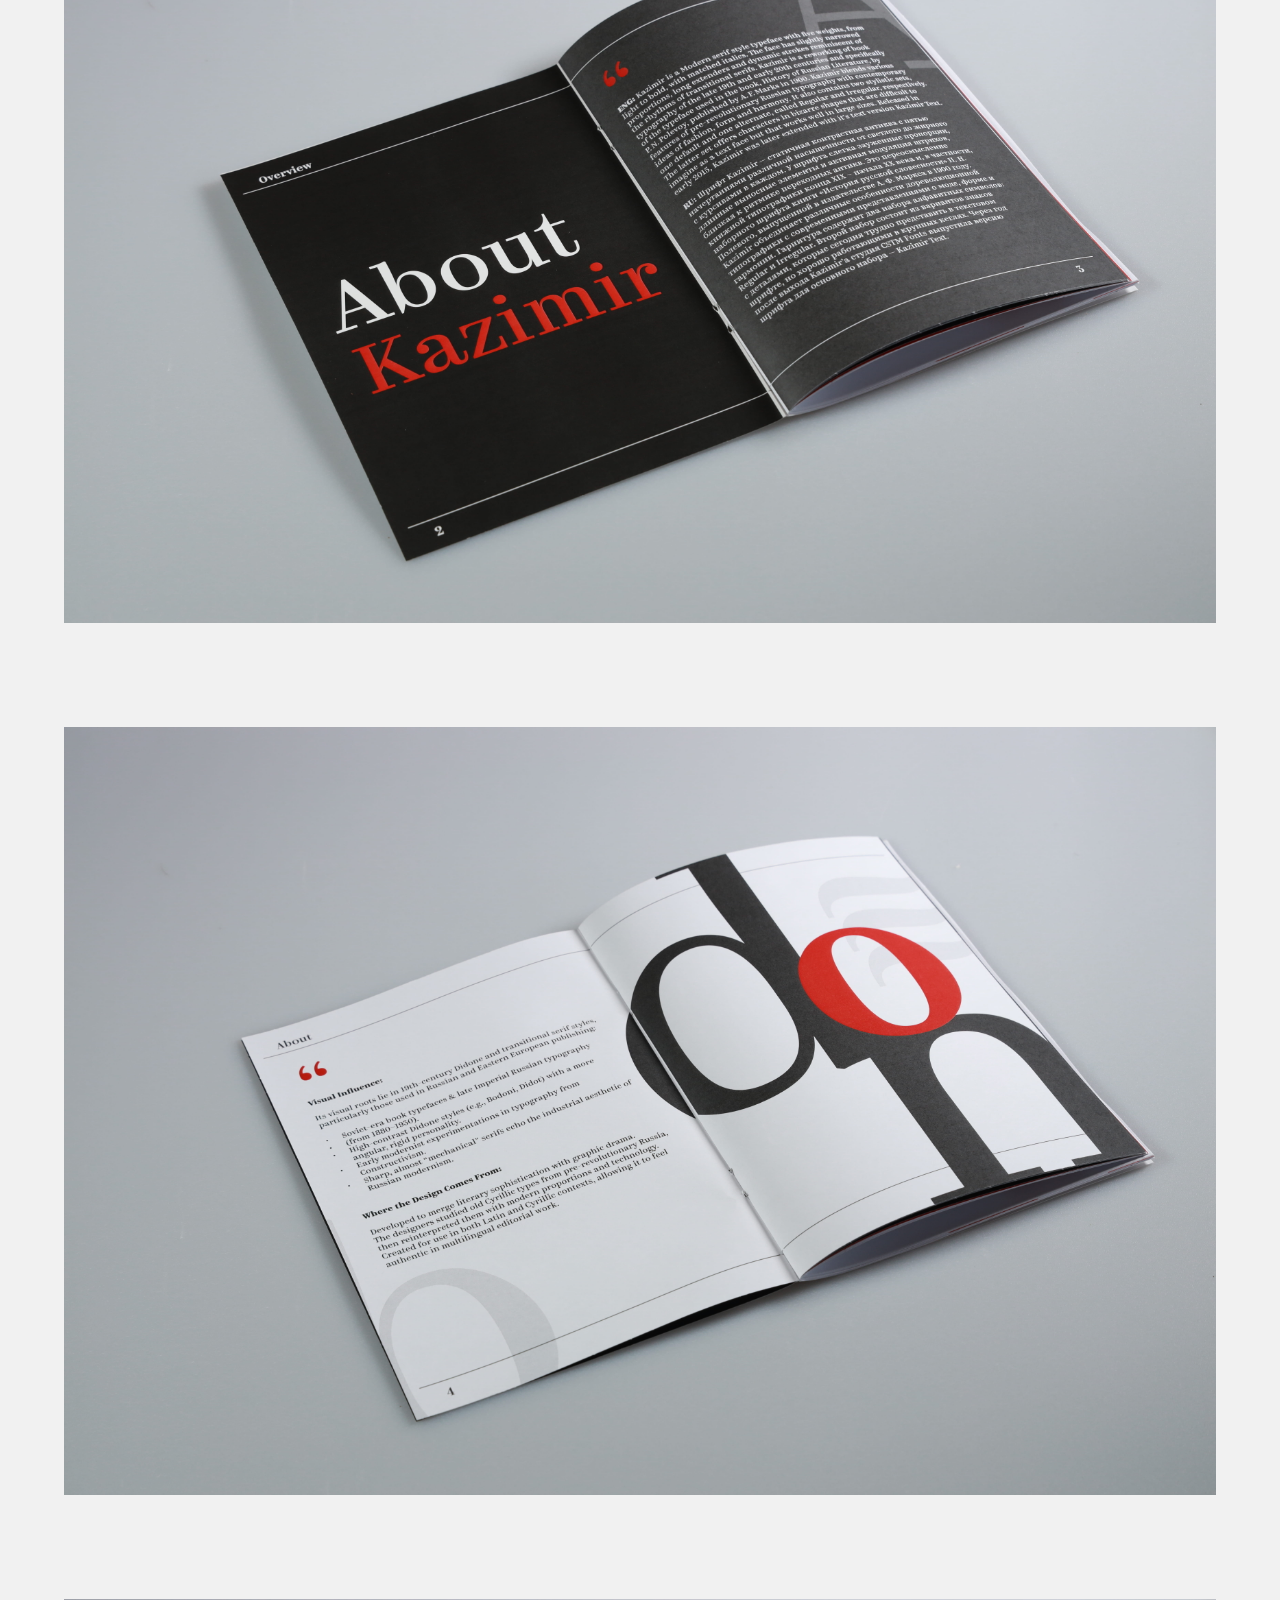
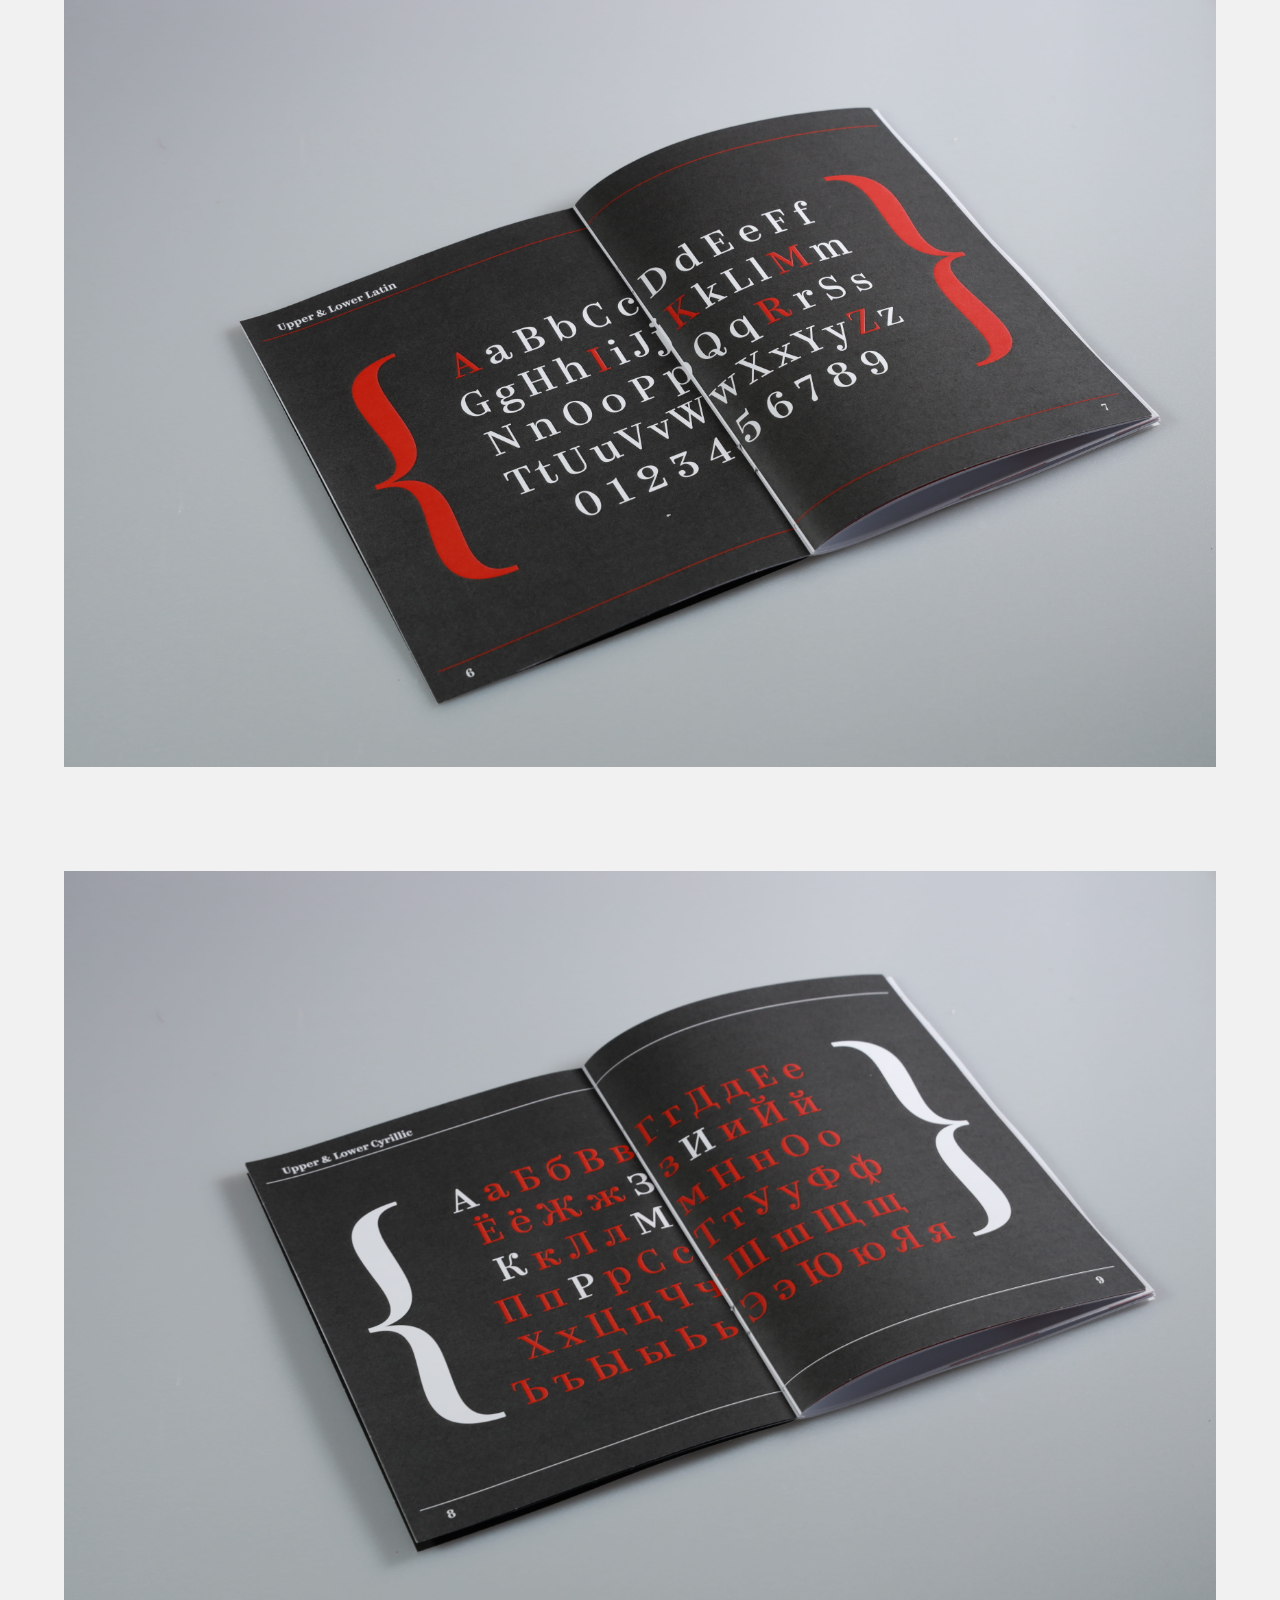
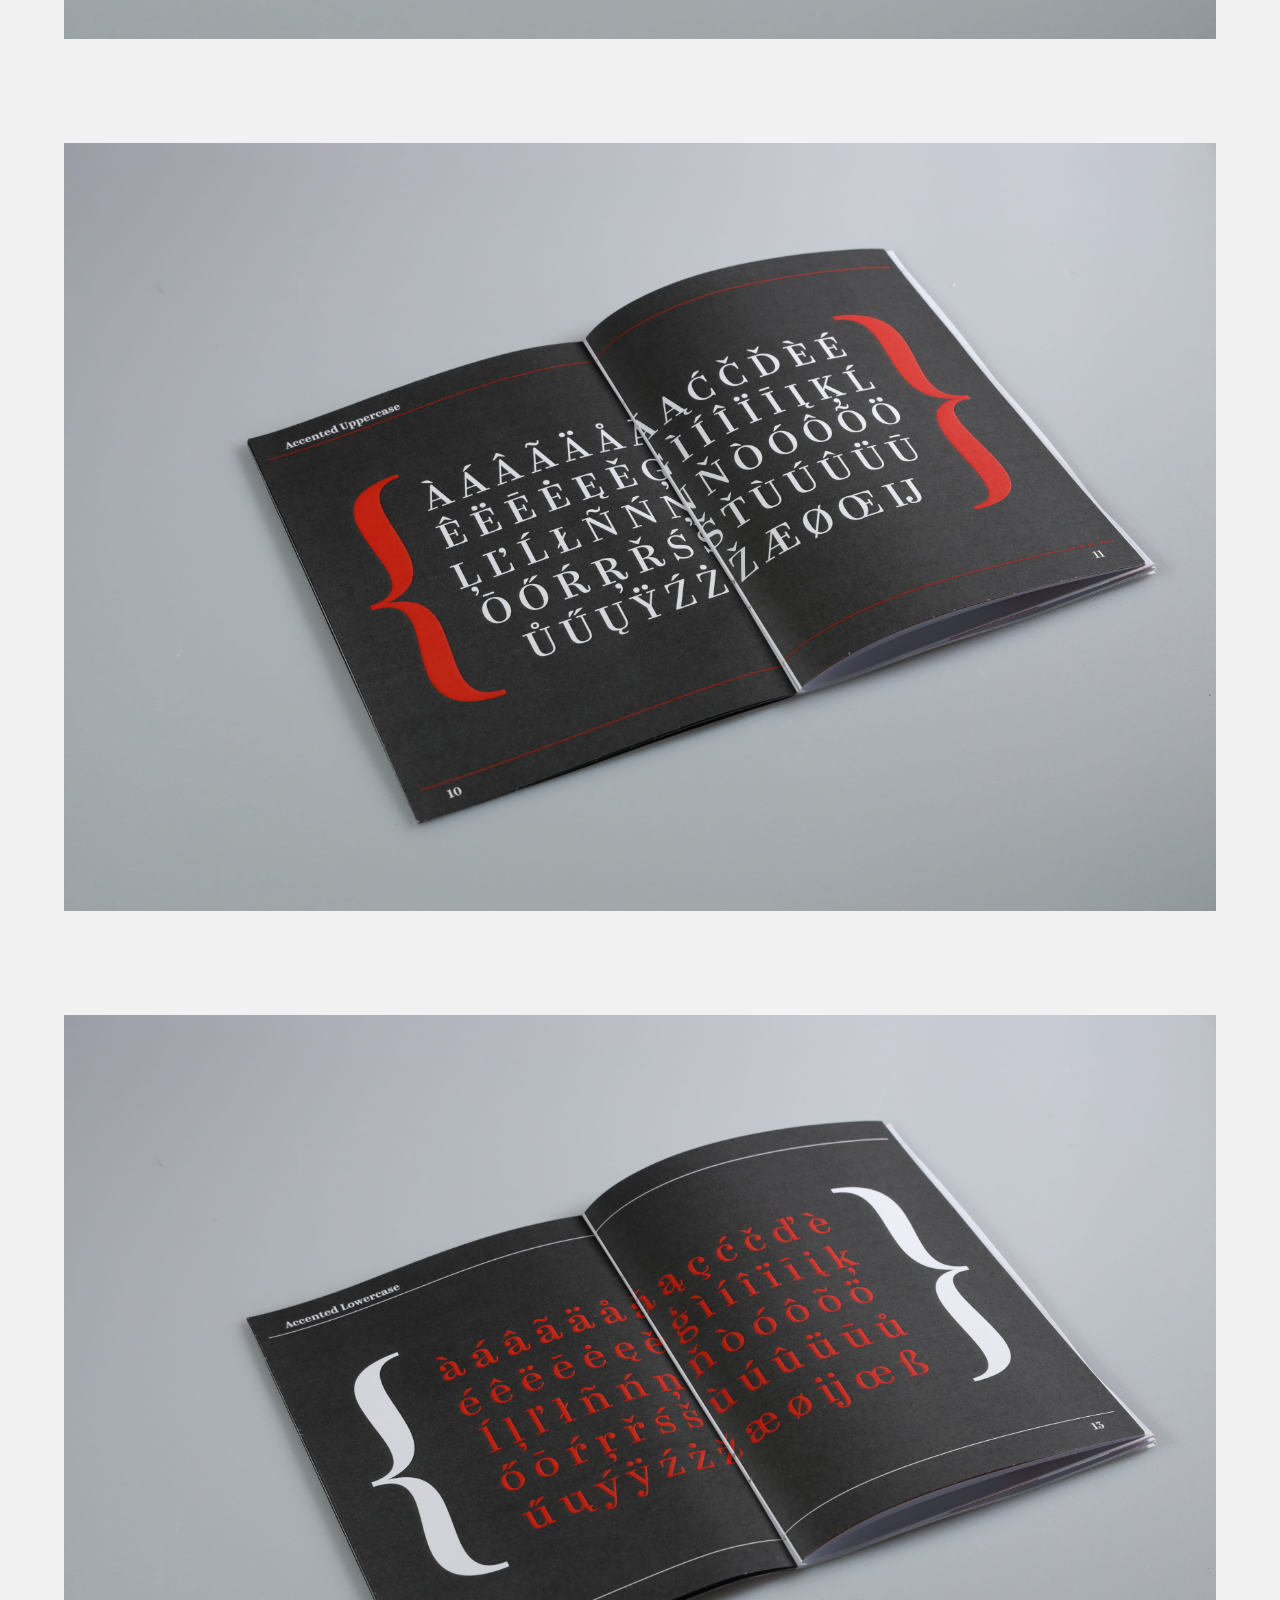
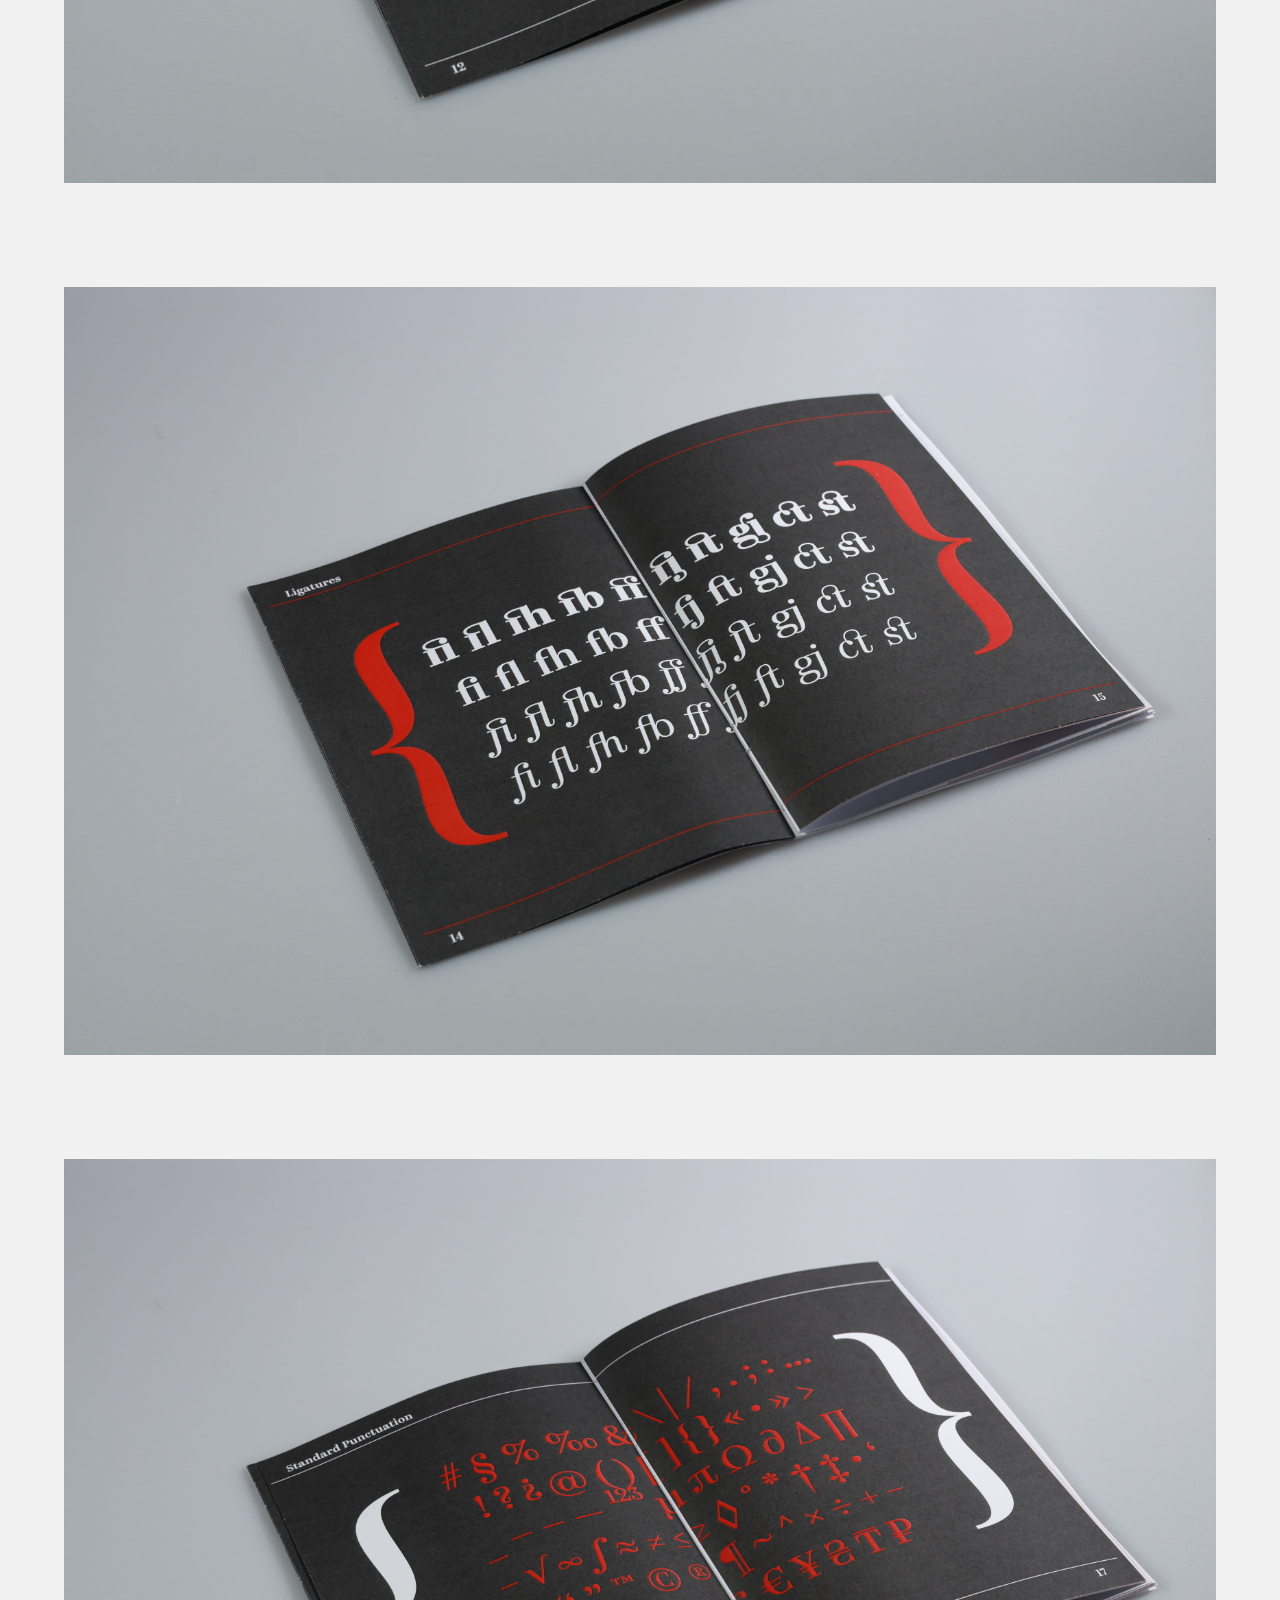
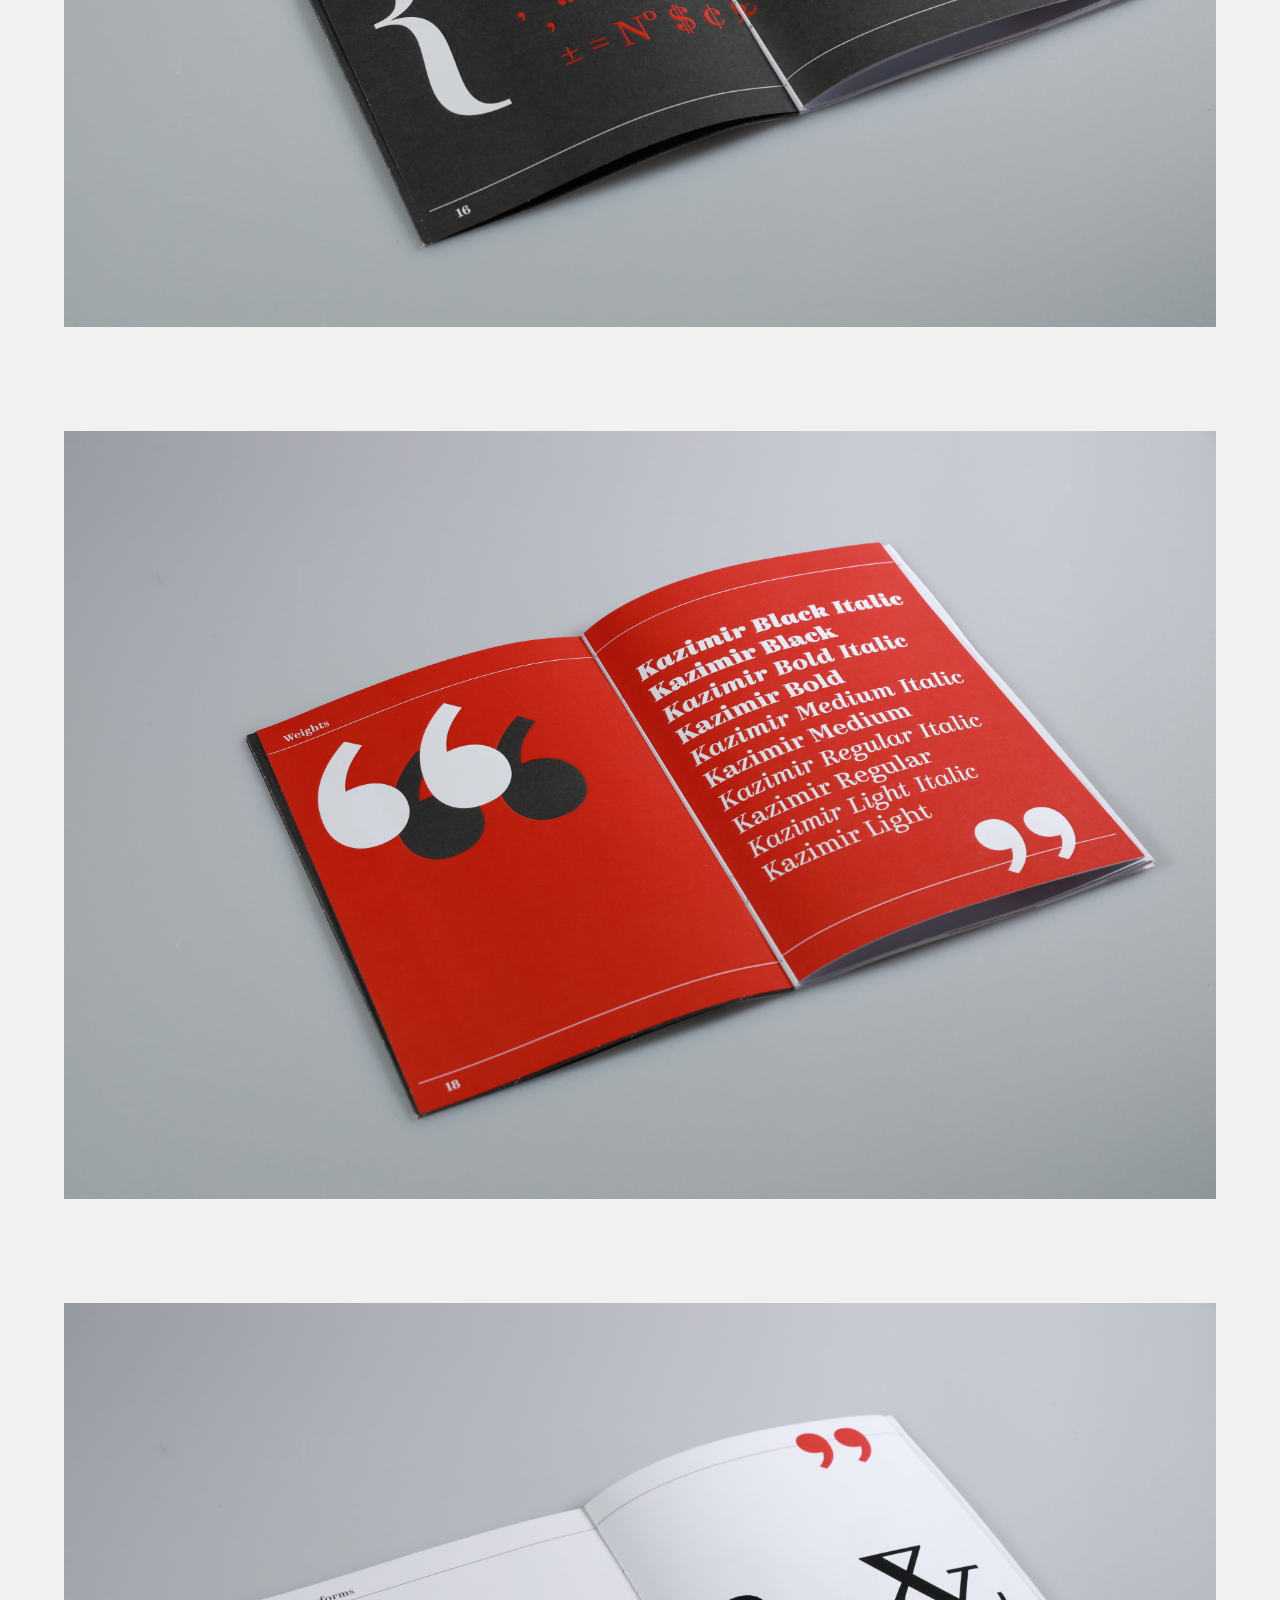
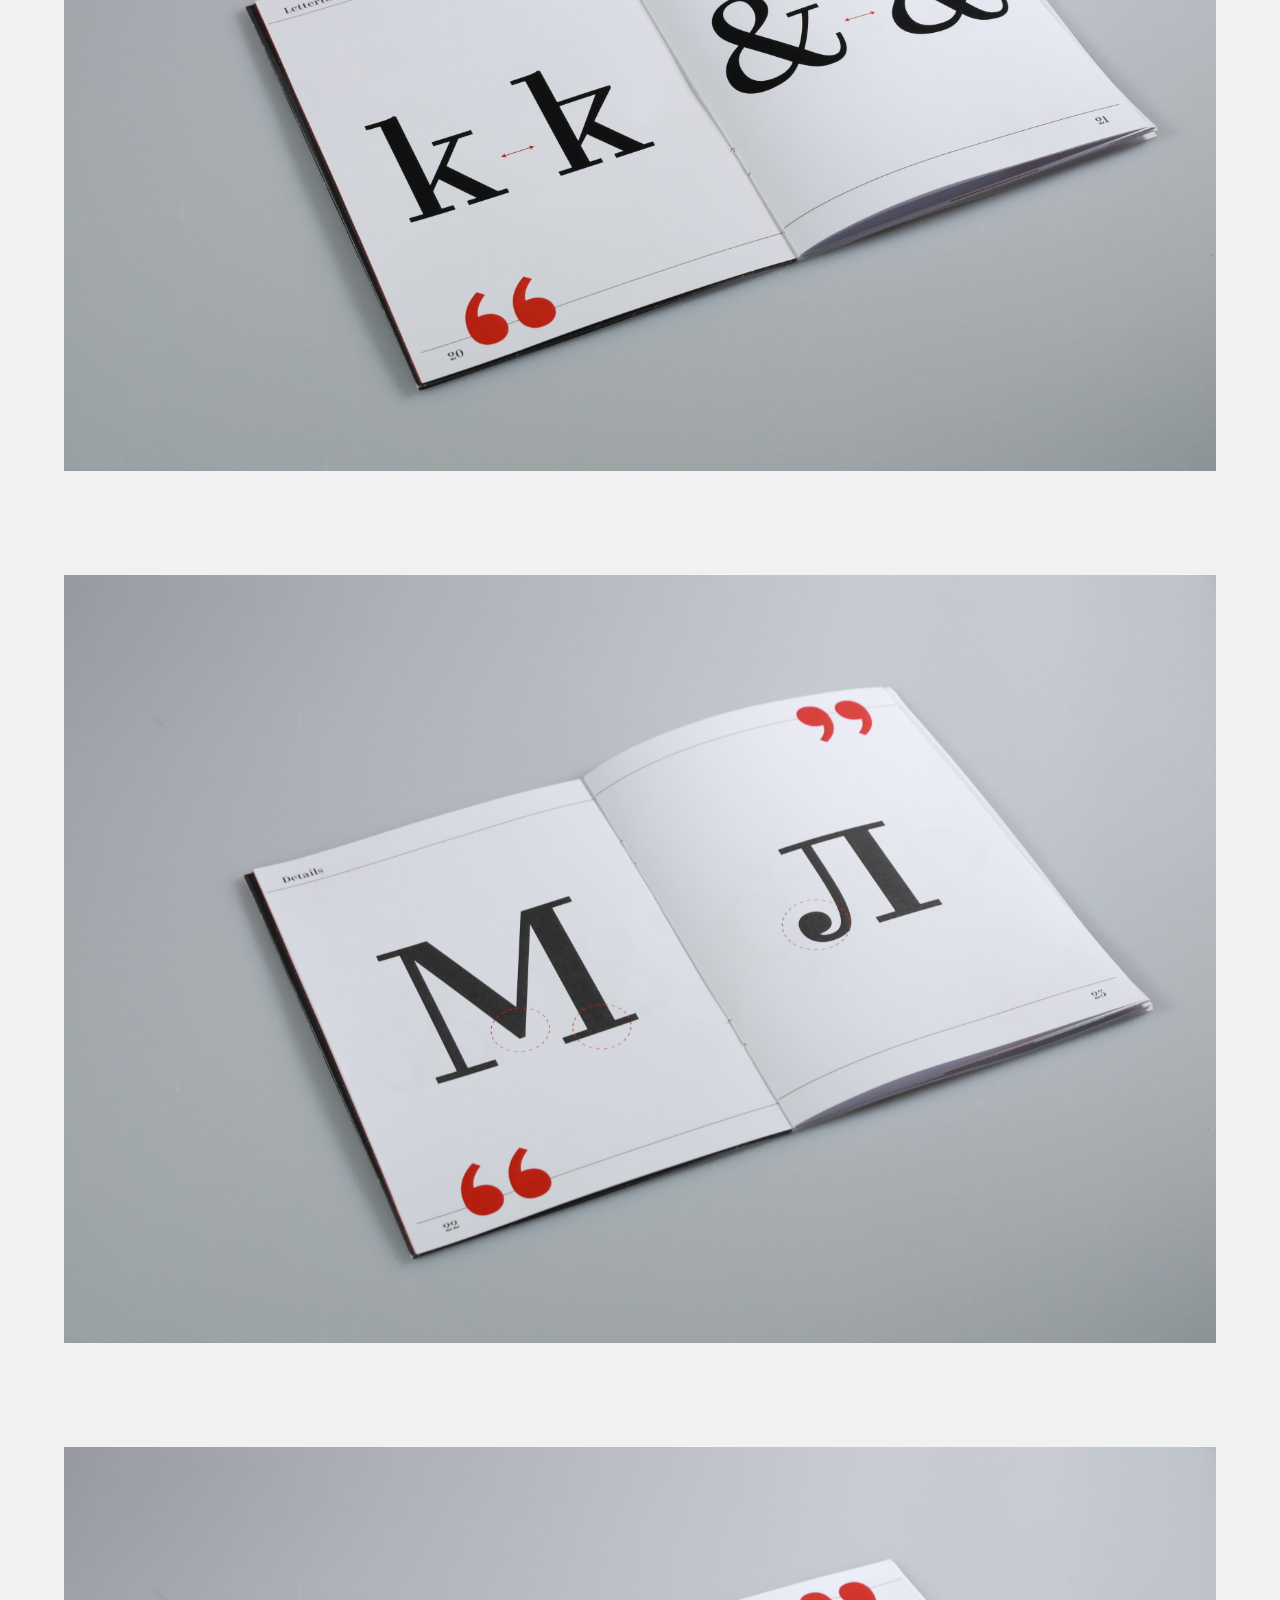
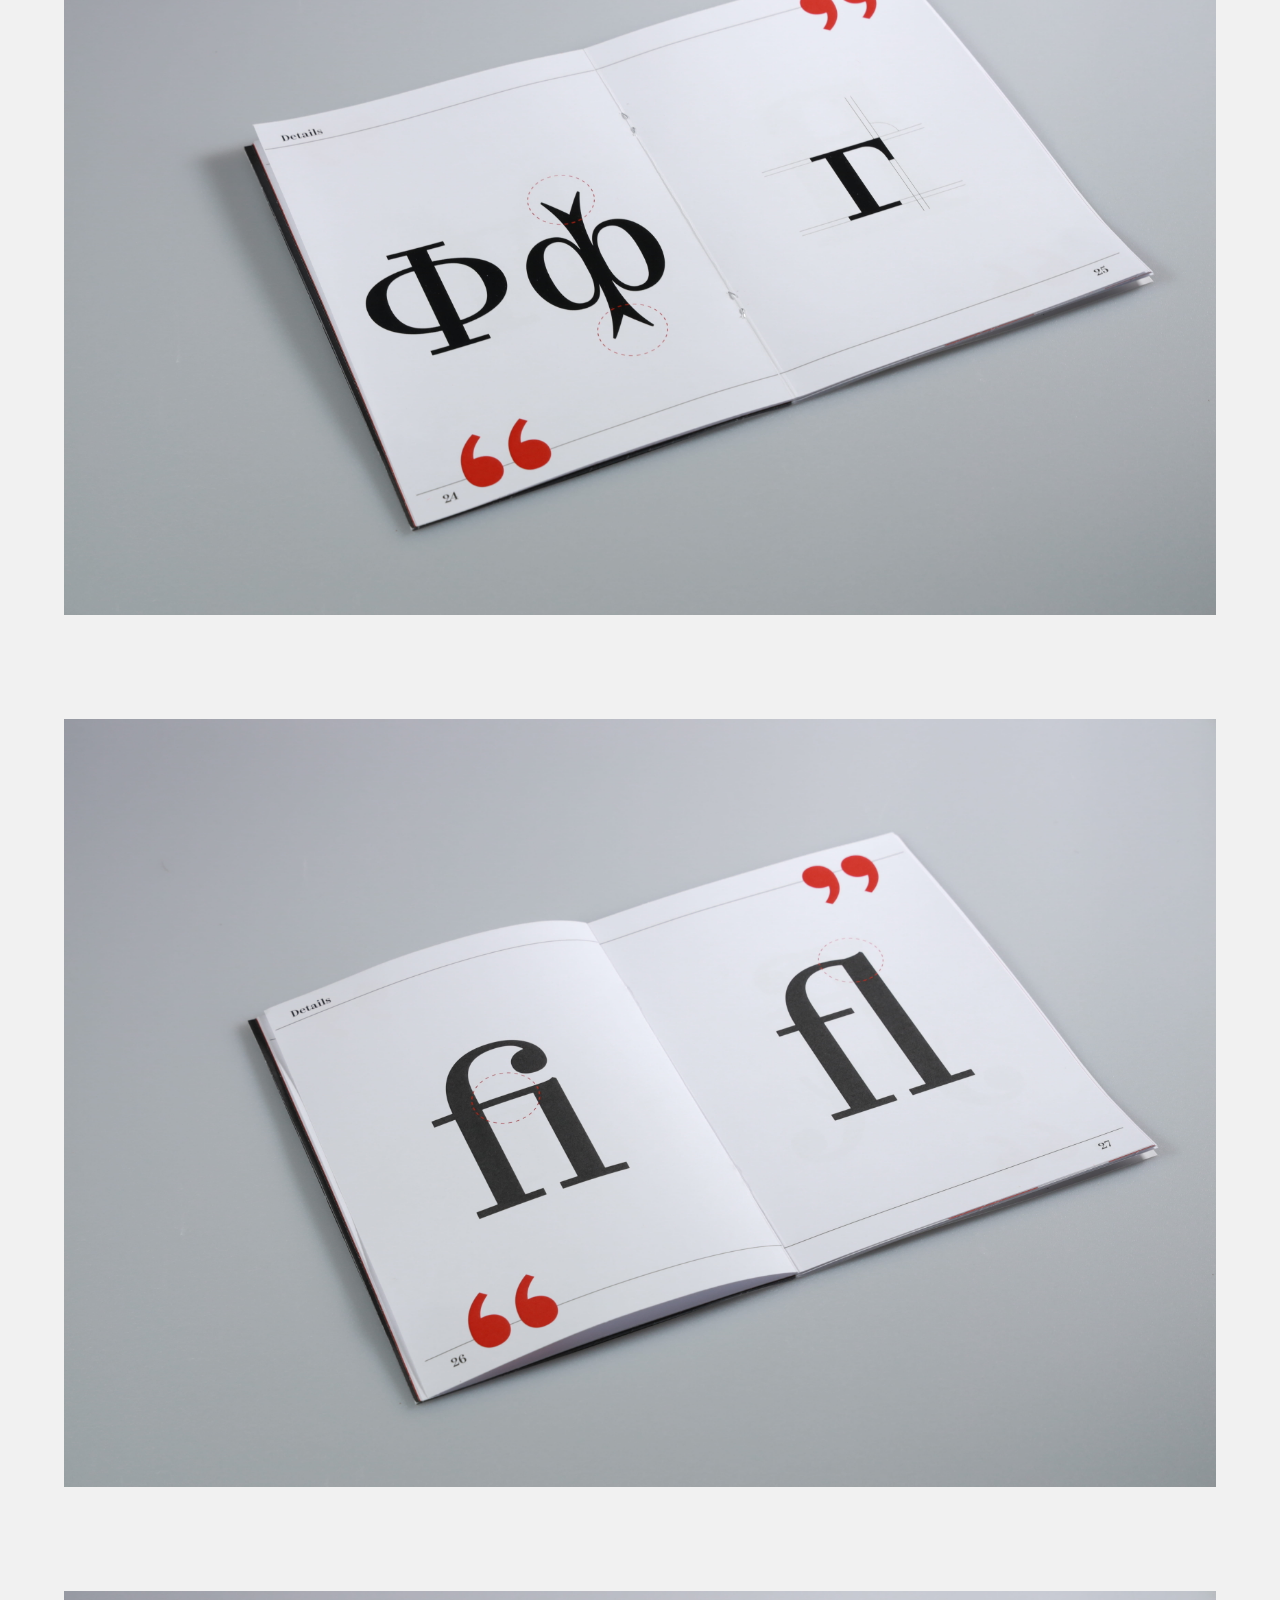
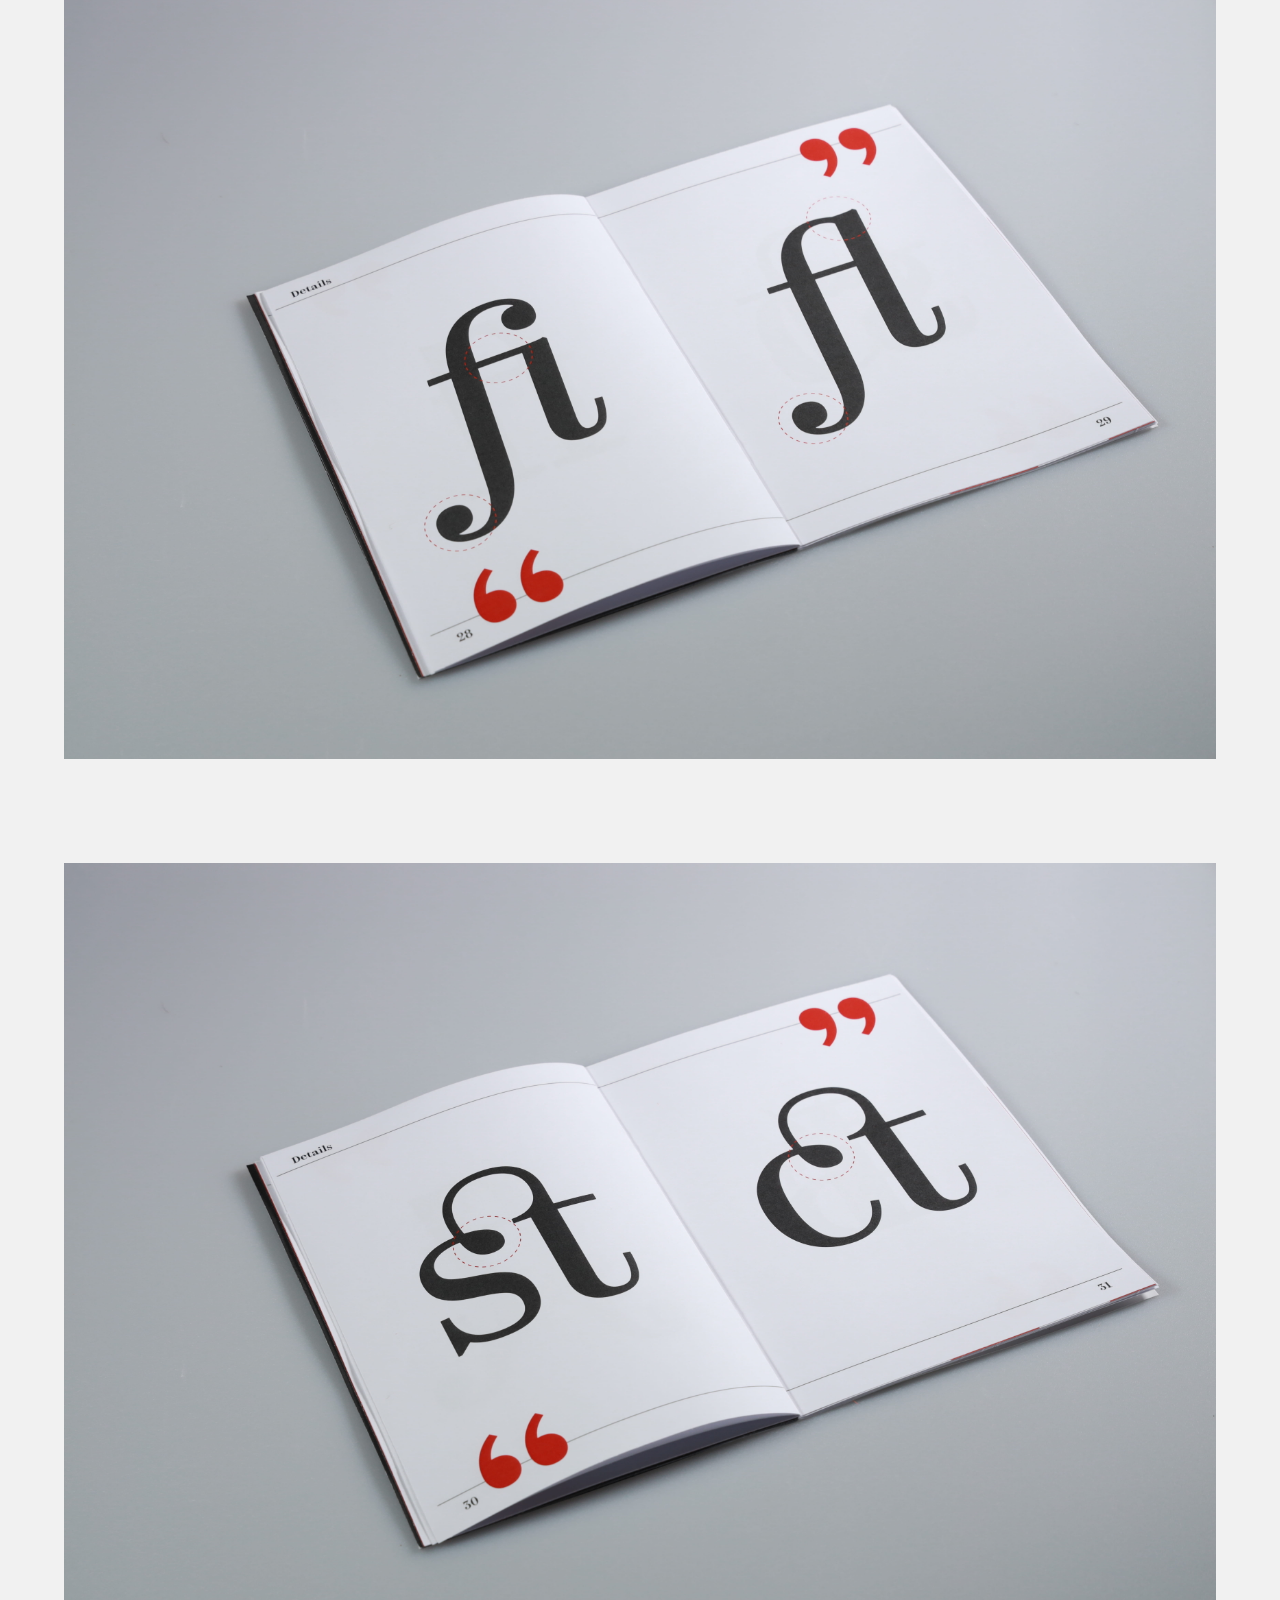
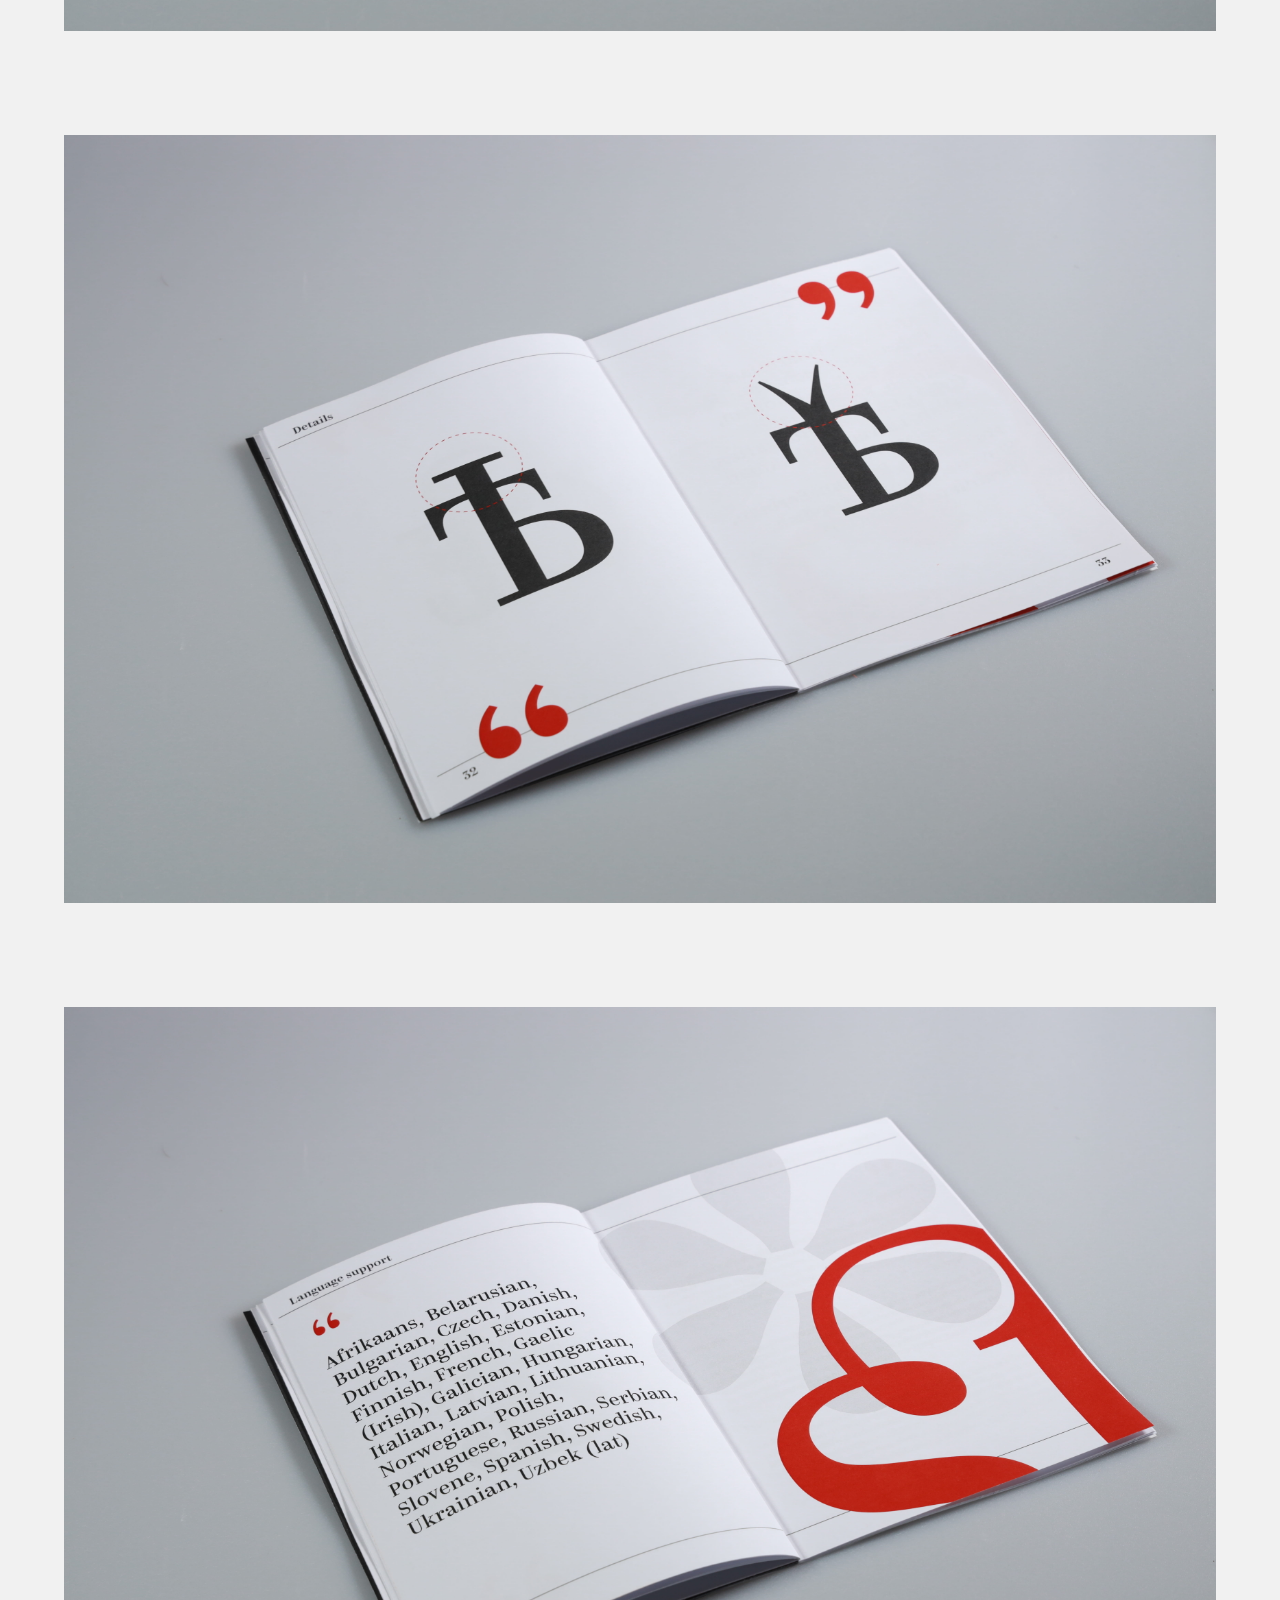
<file: kazimir.html>
<!DOCTYPE html>
<html lang="en">

<head>
    <meta charset="UTF-8">
    <meta name="viewport" content="width=device-width, initial-scale=1.0">
    <title>Bahoré - Madina Ganieva</title>

    <link href="https://fonts.googleapis.com/css2?family=Forum&family=Poppins:wght@400;500&display=swap"
        rel="stylesheet">
    <link href="./src/style.css" rel="stylesheet">
    <style>
        :root {
            --bg: #F1F1F1;
            --text: #1D0000;
            --accent: #8F0000;
            --white: #F1F1F1;
            --content-width: 1554px;
        }

        * {
            box-sizing: border-box;
        }

        html,
        body {
            margin: 0;
            padding: 0;
            background: var(--bg);
            color: var(--text);
            font-family: 'Poppins', sans-serif;
            overflow-x: hidden;
        }



        .page {
            min-height: 100vh;
            background: var(--bg);
        }

        .container-custom {
            width: min(100%, 1920px);
            margin: 0 auto;
            padding-left: clamp(20px, 5vw, 160px);
            padding-right: clamp(20px, 5vw, 160px);
            padding-top: clamp(28px, 4.6vw, 88px);
            padding-bottom: clamp(32px, 5vw, 80px);
        }

        .topbar {
            display: flex;
            justify-content: space-between;
            align-items: center;
            margin-bottom: clamp(48px, 6vw, 96px);
        }

        .brand {
            font-family: 'Forum', serif;
            font-weight: 400;
            font-size: clamp(40px, 4vw, 64px);
            line-height: 1.1;
            color: var(--text);
            text-decoration: none;
            position: relative;
            z-index: 20;
        }

        .nav-desktop {
            display: flex;
            align-items: center;
            gap: clamp(20px, 2vw, 46px);
        }

        .nav-desktop a {
            text-decoration: none;
            color: var(--text);
            font-size: clamp(18px, 2vw, 40px);
            font-weight: 400;
            line-height: 1.2;
            transition: .2s ease;
        }

        .nav-desktop a:hover {
    color: var(--accent);
        }



        .project-wrap {
            max-width: var(--content-width);
            margin: 0 auto;
        }

        .project-title {
            margin: 0 0 18px 0;
            font-family: 'Forum', serif;
            font-weight: 400;
            font-size: 48px;
            line-height: 1.154;
            color: var(--accent);
        }

        .project-text {
            max-width: 1554px;
            margin: 0 0 80px 0;
            font-size: 24px;
            line-height: 1.24;
            letter-spacing: 0.05em;
            color: var(--text);
        }

        .gallery {
            display: flex;
            flex-direction: column;
            gap: 104px;
        }

        .gallery-item {
            width: 100%;
        }

        .gallery-item img {
            width: 100%;
            height: auto;
            display: block;
            background: #e7e7e7;
        }


        @media (max-width: 991.98px) {

            .project-title {
                font-size: 42px;
            }

            .project-text {
                font-size: 18px;
                margin-bottom: 48px;
            }

            .gallery {
                gap: 36px;
            }
        }

        @media (max-width: 428px) {
            .container-custom {
                width: 100%;
                padding-left: 48px;
                padding-right: 51px;
                padding-top: 35px;
                padding-bottom: 32px;
            }

            .topbar {
                margin-bottom: 54px;
            }

            .brand {
                font-size: 40px;
                line-height: 44px;
            }

            .project-wrap {
                max-width: 328px;
                margin: 0;
            }

            .project-title {
                font-size: 24px;
                line-height: 1.16;
                margin: 0 0 10px 0;
            }

            .project-text {
                max-width: 328px;
                font-size: 12px;
                line-height: 1.16;
                letter-spacing: 0.05em;
                margin: 0 0 26px 0;
            }

            .gallery {
                gap: 16px;
            }

            .gallery-item img {
                width: 328px;
                max-width: 100%;
                margin: 0;
            }
        }
    </style>
</head>

<body>
    <main class="page">
        <div class="container-custom">
            <header class="topbar">
                <a href="index.html" class="brand">MG</a>

                <nav class="nav-desktop">
                    <a href="work.html">WORK</a>
                    <a href="about.html">ABOUT</a>
                </nav>

                <button class="burger" aria-label="Open menu">
                    <span></span>
                    <span></span>
                </button>
            </header>

            <section class="project-wrap">
                <h1 class="project-title">Kazimir Type Specimen</h1>

                <div class="project-text">
                    This project is a multi-page specimen book designed to showcase the Kazimir typeface. The aim was to explore the possibilities of editorial design by working with grids, hierarchy, and OpenType features while experimenting with bold typographic compositions. The process involved editing supplied text to suit the design, pairing fonts for balance, and creating layouts that communicate with clarity and purpose. The final outcome highlights Kazimir’s character across different weights and styles, while also reflecting my growing understanding of typography, composition, and multi-page document design in InDesign.
                </div>

                <section class="gallery">
                    <div class="gallery-item"><img src="./src/kazimir/kazimir1.jpg" alt="Kazimir project image 1"></div>
                    <div class="gallery-item"><img src="./src/kazimir/kazimir2.jpg" alt="Kazimir project image 2"></div>
                    <div class="gallery-item"><img src="./src/kazimir/kazimir3.jpg" alt="Kazimir project image 3"></div>
                    <div class="gallery-item"><img src="./src/kazimir/kazimir4.jpg" alt="Kazimir project image 4"></div>
                    <div class="gallery-item"><img src="./src/kazimir/kazimir5.jpg" alt="Kazimir project image 5"></div>
                    <div class="gallery-item"><img src="./src/kazimir/kazimir6.jpg" alt="Kazimir project image 6"></div>
                    <div class="gallery-item"><img src="./src/kazimir/kazimir7.jpg" alt="Kazimir project image 7"></div>
                    <div class="gallery-item"><img src="./src/kazimir/kazimir8.jpg" alt="Kazimir project image 8"></div>
                    <div class="gallery-item"><img src="./src/kazimir/kazimir9.jpg" alt="Kazimir project image 9"></div>
                    <div class="gallery-item"><img src="./src/kazimir/kazimir10.jpg" alt="Kazimir project image 10"></div>
                    <div class="gallery-item"><img src="./src/kazimir/kazimir11.jpg" alt="Kazimir project image 11"></div>
                    <div class="gallery-item"><img src="./src/kazimir/kazimir12.jpg" alt="Kazimir project image 12"></div>
                    <div class="gallery-item"><img src="./src/kazimir/kazimir14.jpg" alt="Kazimir project image 14"></div>
                    <div class="gallery-item"><img src="./src/kazimir/kazimir15.jpg" alt="Kazimir project image 15"></div>
                    <div class="gallery-item"><img src="./src/kazimir/kazimir16.jpg" alt="Kazimir project image 16"></div>
                    <div class="gallery-item"><img src="./src/kazimir/kazimir17.jpg" alt="Kazimir project image 17"></div>
                    <div class="gallery-item"><img src="./src/kazimir/kazimir18.jpg" alt="Kazimir project image 18"></div>
                    <div class="gallery-item"><img src="./src/kazimir/kazimir19.jpg" alt="Kazimir project image 19"></div>
                    <div class="gallery-item"><img src="./src/kazimir/kazimir20.jpg" alt="Kazimir project image 20"></div>
                    <div class="gallery-item"><img src="./src/kazimir/kazimir21.jpg" alt="Kazimir project image 21"></div>
                    <div class="gallery-item"><img src="./src/kazimir/kazimir22.jpg" alt="Kazimir project image 22"></div>
                    <div class="gallery-item"><img src="./src/kazimir/kazimir23.jpg" alt="Kazimir project image 23"></div>
                    <div class="gallery-item"><img src="./src/kazimir/kazimir24.jpg" alt="Kazimir project image 24"></div>
                    <div class="gallery-item"><img src="./src/kazimir/kazimir25.jpg" alt="Kazimir project image 25"></div>
                    <div class="gallery-item"><img src="./src/kazimir/kazimir26.jpg" alt="Kazimir project image 26"></div>
                    <div class="gallery-item"><img src="./src/kazimir/kazimir27.jpg" alt="Kazimir project image 27"></div>
                    <div class="gallery-item"><img src="./src/kazimir/kazimir28.jpg" alt="Kazimir project image 28"></div>
                    <div class="gallery-item"><img src="./src/kazimir/kazimir29.jpg" alt="Kazimir project image 29"></div>
                    <div class="gallery-item"><img src="./src/kazimir/kazimir30.jpg" alt="Kazimir project image 30"></div>
                    <div class="gallery-item"><img src="./src/kazimir/kazimir31.jpg" alt="Kazimir project image 31"></div>
                    <div class="gallery-item"><img src="./src/kazimir/kazimir32.jpg" alt="Kazimir project image 32"></div>
                    <div class="gallery-item"><img src="./src/kazimir/kazimir33.jpg" alt="Kazimir project image 33"></div>
                    <div class="gallery-item"><img src="./src/kazimir/kazimir34.jpg" alt="Kazimir project image 34"></div>
                </section>
            </section>
        </div>
    </main>

    <div class="mobile-menu" id="mobileMenu">
        <div class="mobile-menu-inner">
            <div class="mobile-menu-top">
                <a href="index.html" class="mobile-brand">MG</a>
                
            </div>

            <nav class="mobile-nav">
                <a href="work.html">WORK</a>
                <a href="about.html">ABOUT</a>
            </nav>
        </div>
    </div>

    <script src="./src/script.js"></script>
</body>

</html>
</file>
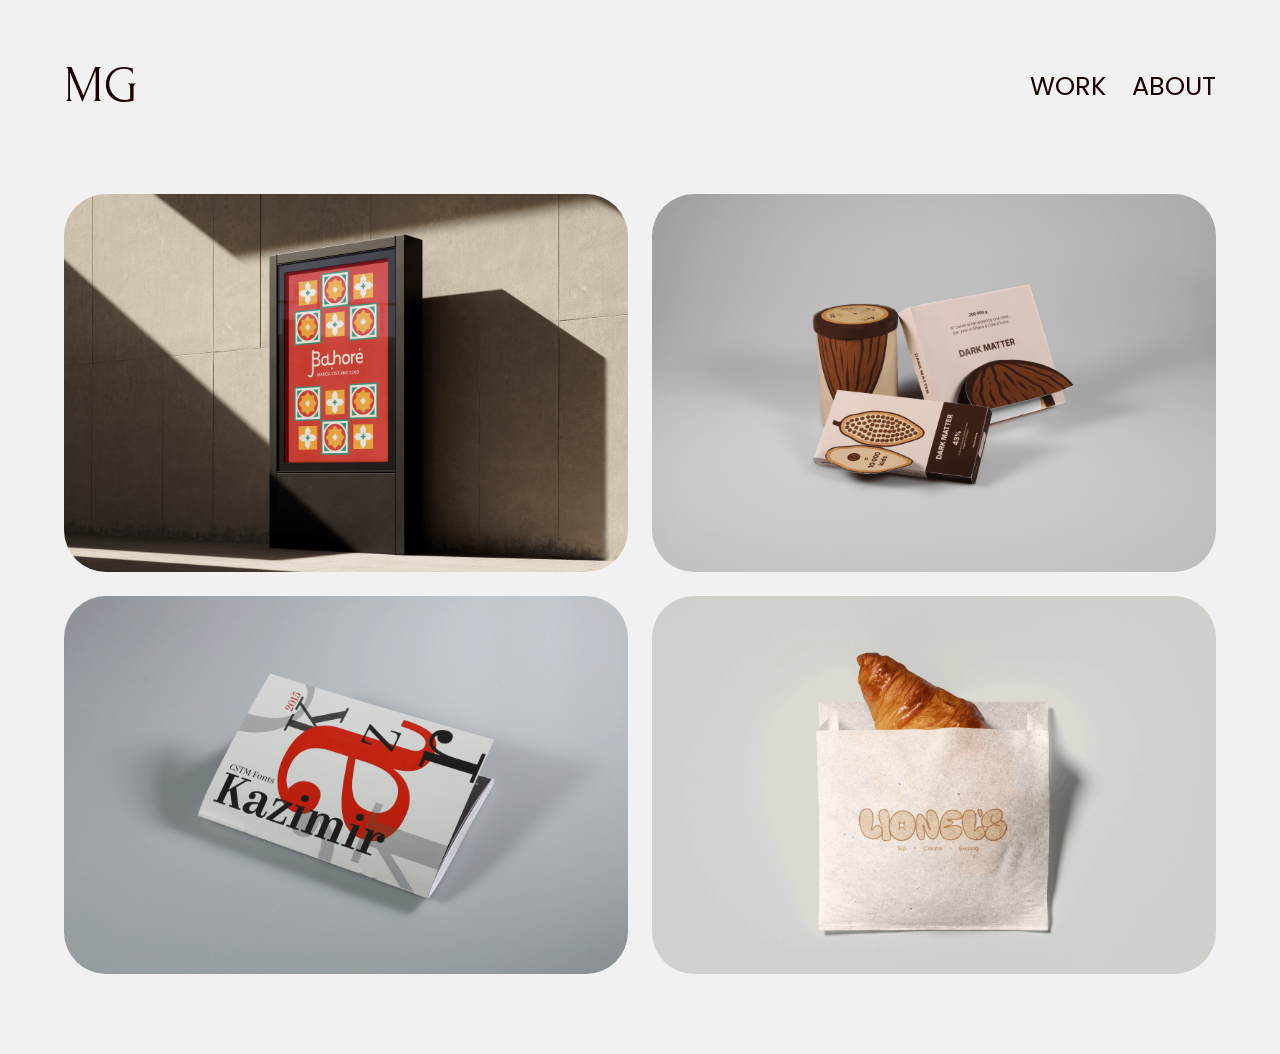
<file: work.html>
<!DOCTYPE html>
<html lang="en">

<head>

<meta charset="UTF-8">
<meta name="viewport" content="width=device-width, initial-scale=1">

<title>Work</title>

<link href="https://cdn.jsdelivr.net/npm/bootstrap@5.3.3/dist/css/bootstrap.min.css" rel="stylesheet">
<link href="https://fonts.googleapis.com/css2?family=Forum&family=Poppins:wght@400;500&display=swap" rel="stylesheet">
<link href="./src/style.css" rel="stylesheet">

<style>

:root{
    --bg:#F1F1F1;
    --text:#1D0000;
    --accent:#8F0000;
}

body{
    background:var(--bg);
    font-family:'Poppins',sans-serif;
}

/* container как в index */

.page-container{
    max-width:1920px;
    margin:0 auto;
    padding-left:clamp(24px,5vw,160px);
    padding-right:clamp(24px,5vw,160px);
     padding-bottom: 80px; 
}

.topbar{
    padding-top:clamp(28px,4.5vw,88px);
}

.topbar-inner{
    display:flex;
    justify-content:space-between;
    align-items:center;
}

.brand{
    font-family:'Forum',serif;
    font-weight:400;
    font-size:clamp(38px,4vw,64px);
    line-height:1.1;
    color:var(--text);
    text-decoration:none;
}

.nav-desktop{
    display:flex;
    align-items:center;
    gap:clamp(20px,2vw,46px);
}

.nav-desktop a{
    text-decoration:none;
    color:var(--text);
    font-size:clamp(18px,2vw,40px);
    font-weight:400;
    transition:.2s ease;
}

.nav-desktop a:hover{
    color:var(--accent);
}


/* WORK GRID */

.work-card{
    position:relative;
    overflow:hidden;
    border-radius:42px;
}

.work-card img{
    width:100%;
    height:100%;
    object-fit:cover;
    transition:transform .3s ease;
}

.work-overlay{
    position:absolute;
    inset:0;
    display:flex;
    justify-content:center;
    align-items:center;
    background:rgba(23,23,23,0);
    opacity:0;
    transition:.3s;
}

.work-title{
    color:white;
    font-size:32px;
}

.work-link{
    display:block;
    text-decoration:none;
    color:inherit;
}

.work-card:hover img{
    transform:scale(1.03);
}

.work-card:hover .work-overlay{
    background:rgba(23,23,23,.88);
    opacity:1;
}

/* spacing grid */

.work-grid{
    margin-top:80px;
}

@media(max-width:992px){

.work-title{
    font-size:24px;
}

}

</style>

</head>

<body>

<section class="home-section">

<div class="page-container">

<header class="topbar">

<div class="topbar-inner">

<a href="index.html" class="brand">MG</a>

<nav class="nav-desktop">
<a href="work.html">WORK</a>
<a href="about.html">ABOUT</a>
</nav>

<button class="burger" aria-label="Open menu">
<span></span>
<span></span>
</button>

</div>

</header>


<!-- WORK GRID -->

<div class="work-grid">

<div class="row g-4">

<div class="col-lg-6">

<a href="bahore.html" class="work-link">

<div class="work-card">

<img src="./src/image1.png">

<div class="work-overlay">
<div class="work-title">Bahoré</div>
</div>

</div>

</a>

</div>


<div class="col-lg-6">

<a href="dark.html" class="work-link">

<div class="work-card">

<img src="./src/image2.png">

<div class="work-overlay">
<div class="work-title">Dark Matter</div>
</div>

</div>

</a>

</div>


<div class="col-lg-6">

<a href="kazimir.html" class="work-link">

<div class="work-card">

<img src="./src/image3.png">

<div class="work-overlay">
<div class="work-title">Kazimir Type Specimen</div>
</div>

</div>

</a>

</div>


<div class="col-lg-6">

<a href="lionel.html" class="work-link">

<div class="work-card">

<img src="./src/image4.png">

<div class="work-overlay">
<div class="work-title">Lionel’s Cafe</div>
</div>

</div>

</a>

</div>

</div>

</div>

</div>

</section>


<!-- MOBILE MENU -->

<div class="mobile-menu" id="mobileMenu">

<div class="mobile-menu-inner">

<div class="mobile-menu-top">
<a href="index.html" class="mobile-brand">MG</a>
</div>

<nav class="mobile-nav">
<a href="work.html">WORK</a>
<a href="about.html">ABOUT</a>
</nav>

</div>

</div>


<script src="./src/script.js"></script>

</body>
</html>
</file>
<file: src/style.css>
body.menu-open{
    overflow:hidden;
}

.burger{
    width:52px;
    height:19px;
    border:none;
    background:none;
    padding:0;
    display:none;
    flex-direction:column;
    justify-content:space-between;
    cursor:pointer;
    z-index:10000;
}

.burger span{
    display:block;
    width:100%;
    height:3px;
    background:#1D0000;
    border-radius:2px;
    transition:transform .35s ease, background .3s ease;
}

.burger.active span{
    background:#ffffff;
}

.burger.active span:nth-child(1){
    transform:translateY(8px) rotate(45deg);
}

.burger.active span:nth-child(2){
    transform:translateY(-8px) rotate(-45deg);
}

.mobile-menu{
    position:fixed;
    inset:0;
    background:#8F0000;
    z-index:9999;
    opacity:0;
    visibility:hidden;
    pointer-events:none;
    transition:opacity .25s ease, visibility .25s ease;
}

.mobile-menu.show{
    opacity:1;
    visibility:visible;
    pointer-events:auto;
}

.mobile-menu-inner{
    position:relative;
    width:100%;
    height:100%;
    padding:35px 49px;
}

.mobile-menu-top{
    display:flex;
    justify-content:space-between;
    align-items:flex-start;
}

.mobile-brand{
    font-family:'Forum', serif;
    font-weight:400;
    font-size:40px;
    line-height:44px;
    color:#F1F1F1;
    text-decoration:none;
}



.mobile-nav{
    position:absolute;
    left:0;
    right:0;
    margin-top: 50%;
    display:flex;
    flex-direction:column;
    align-items:center;
}

.mobile-nav a{
    display:block;
    text-decoration:none;
    color:#F1F1F1;
    font-size:48px;
    line-height:72px;
    font-weight:400;
    text-align:center;
    margin-bottom: 5%;
}

@media (max-width:991.98px){
    .nav-desktop{
        display:none !important;
    }

    .burger{
        display:flex;
    }
}

@media (max-width:428px){
    .burger{
        width:52px;
        height:19px;
    }

    .burger span{
        height:3px;
    }

    .mobile-menu-inner{
        padding:35px 49px;
    }

    .mobile-nav{
        top:391px;
    }

    .mobile-nav a{
        font-size:48px;
        line-height:72px;
    }
}
</file>
